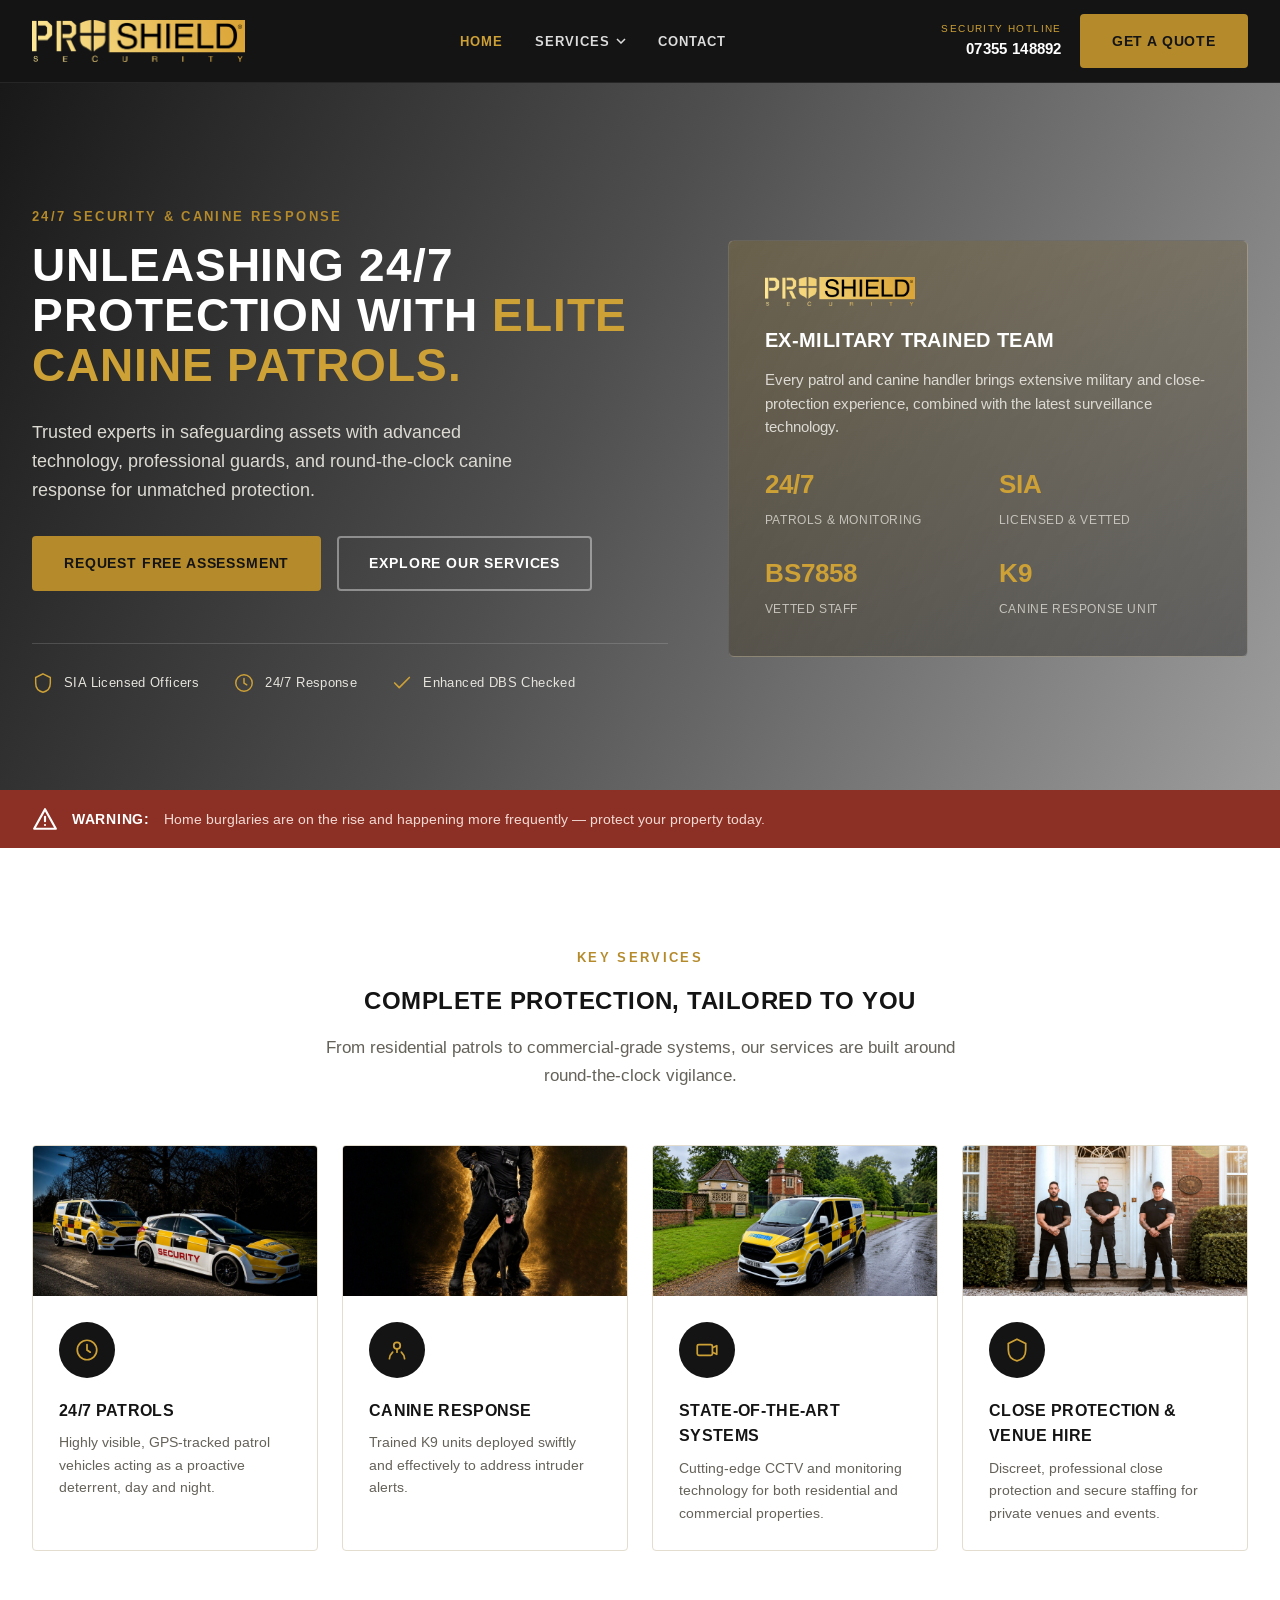
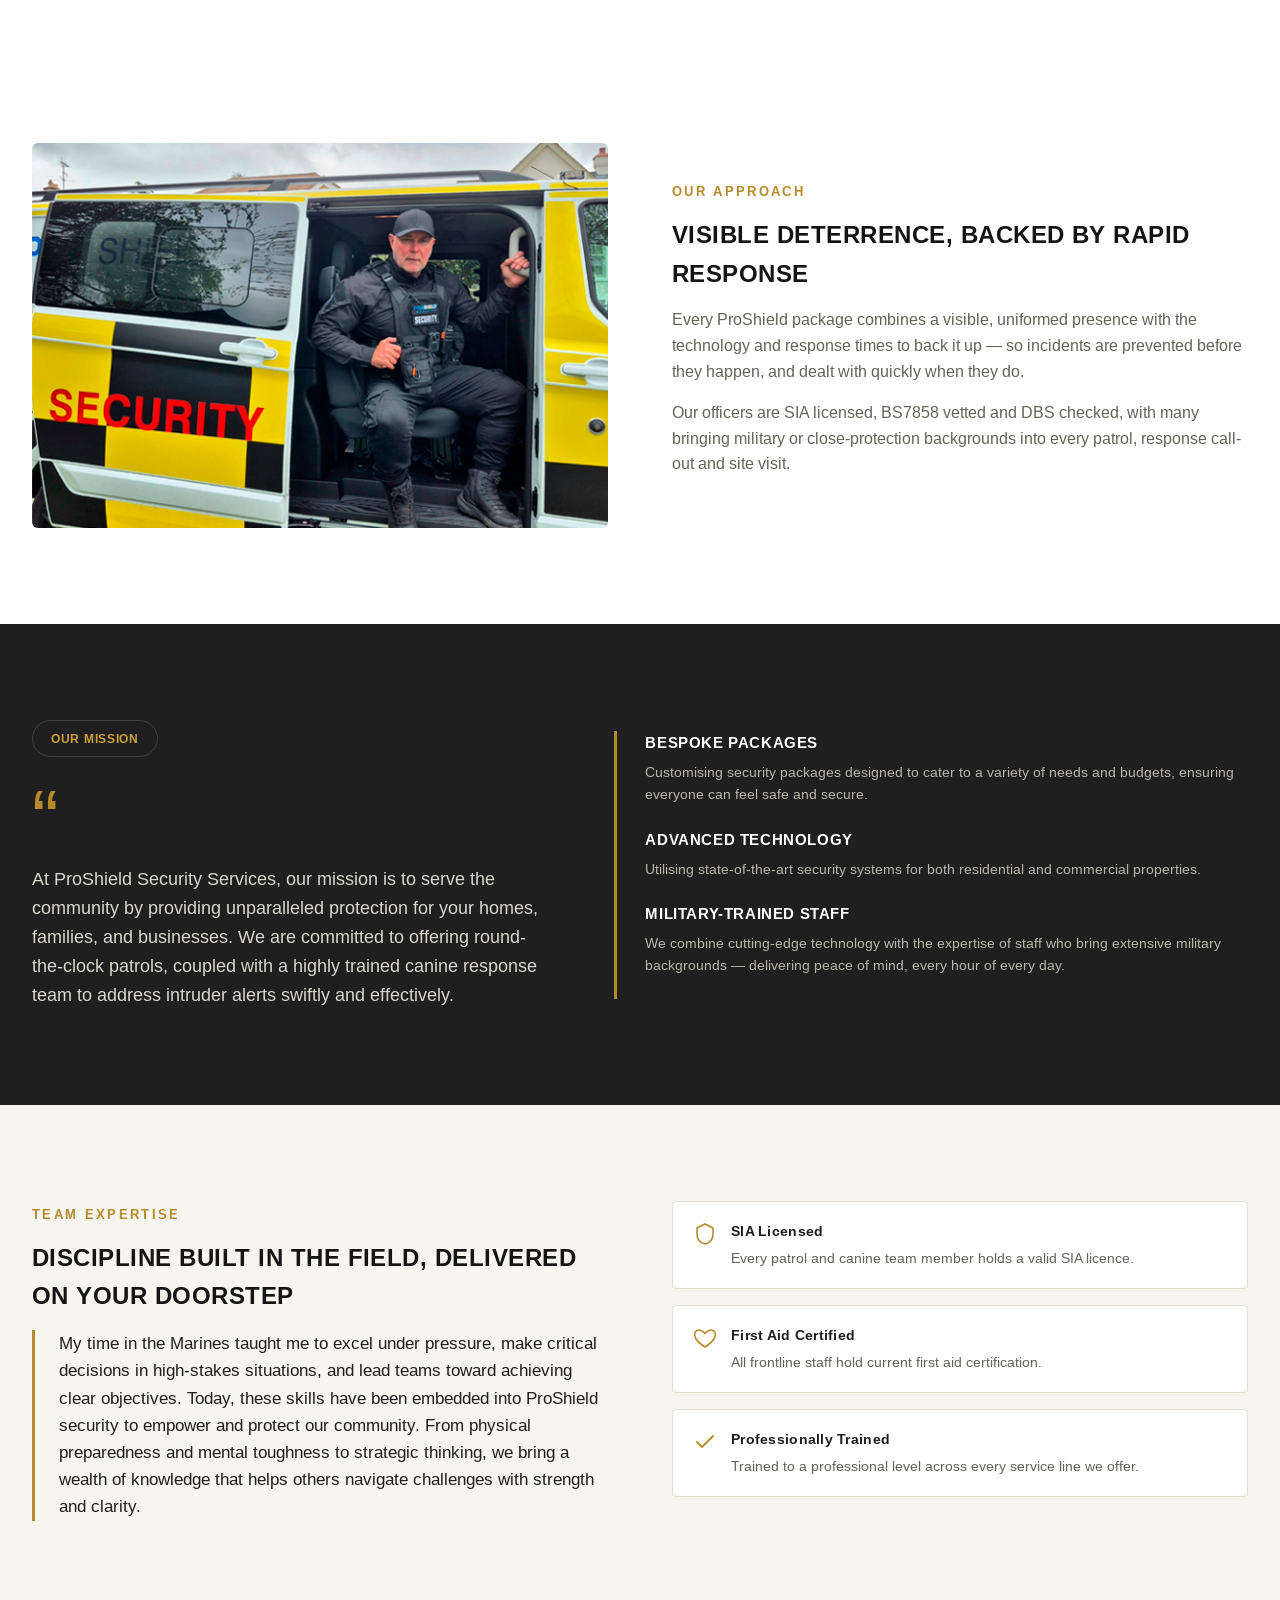
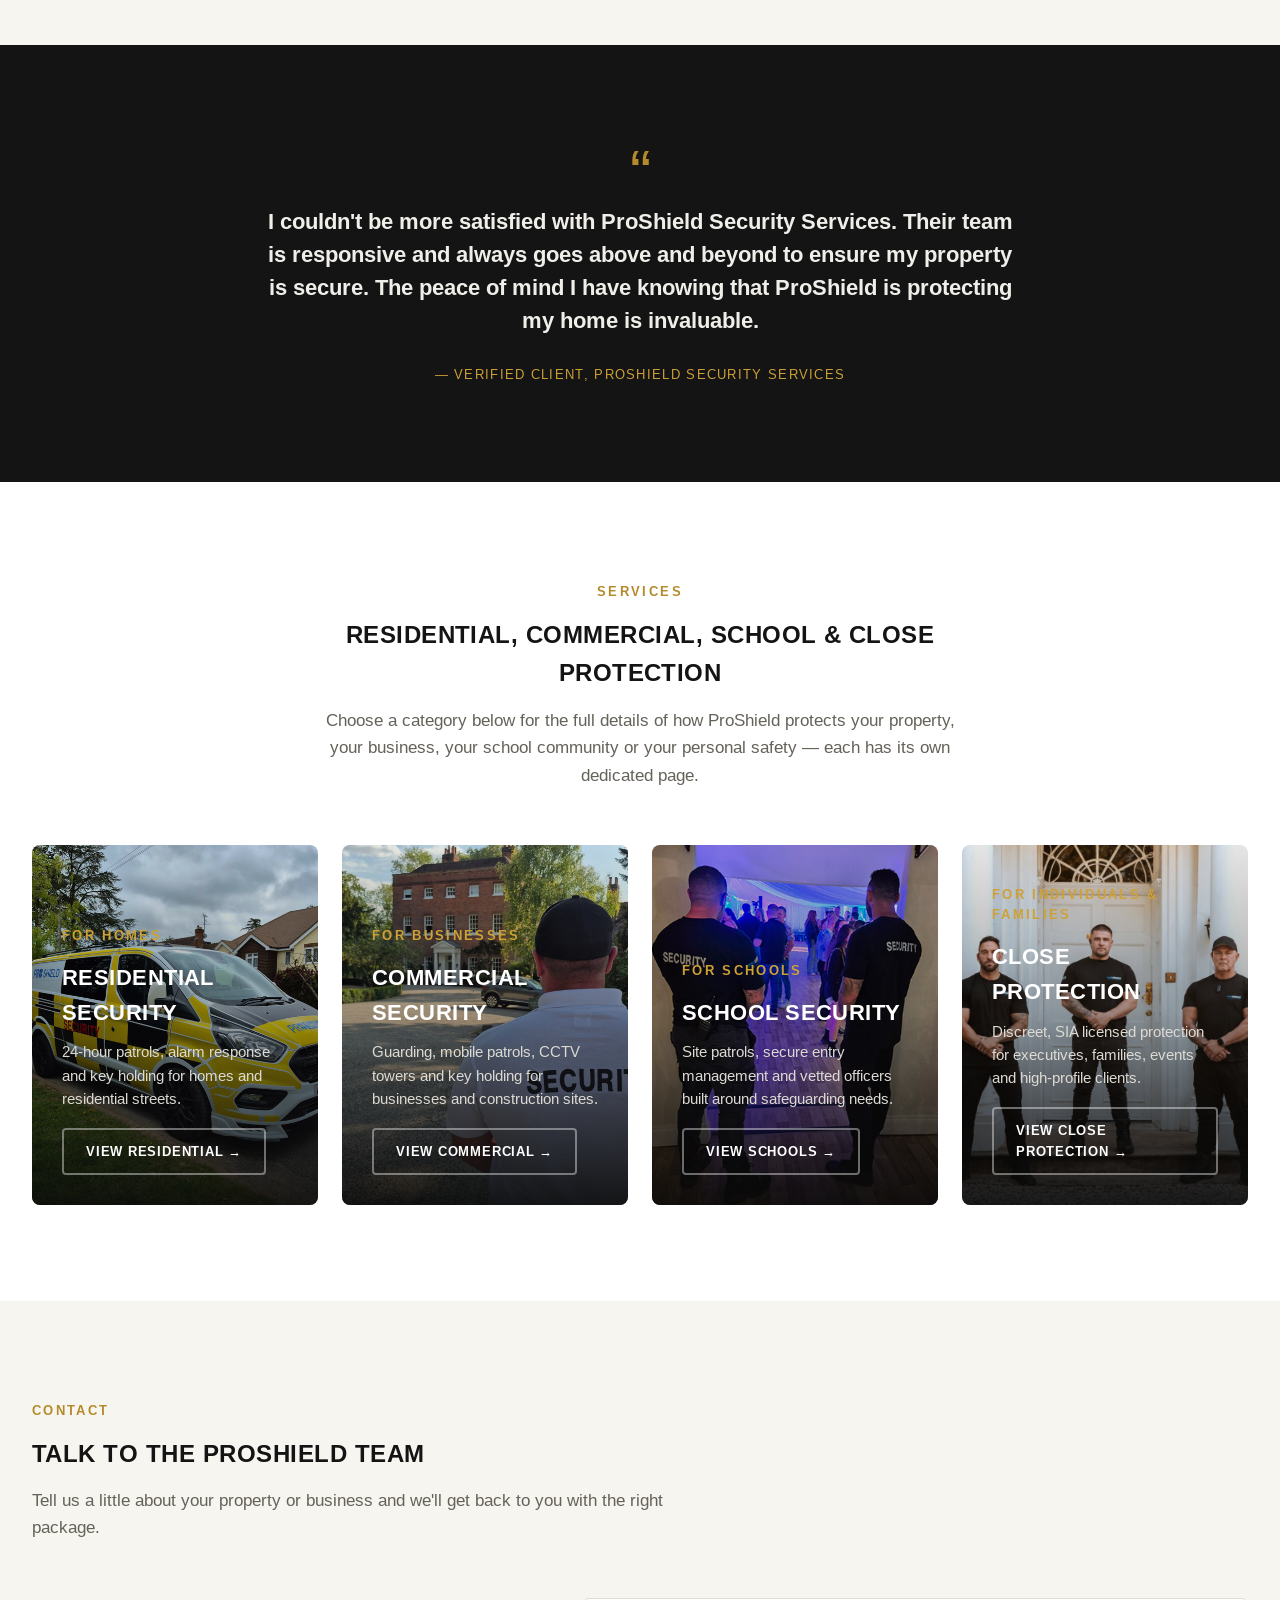
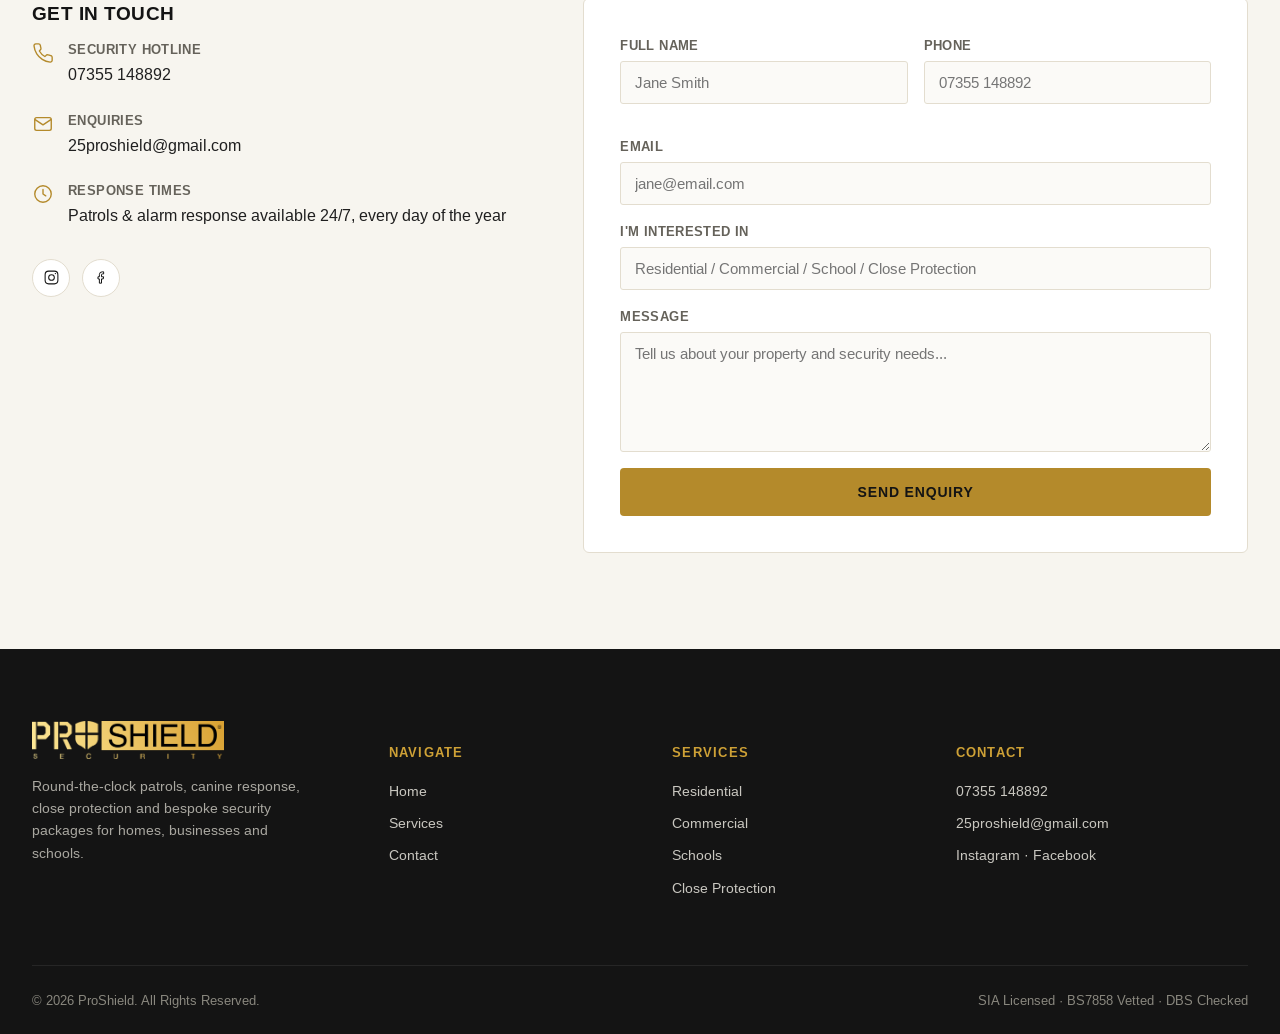
<file: index.html>
<!DOCTYPE html>
<html lang="en">
<head>
<meta charset="UTF-8">
<meta name="viewport" content="width=device-width, initial-scale=1.0">
<title>ProShield Security Services | 24/7 Residential, Commercial, School &amp; Close Protection</title>
<meta name="description" content="ProShield Security UK — 24/7 patrols, canine response and bespoke protection for homes, businesses, schools and high-profile clients, including SIA licensed close protection.">
<link rel="preconnect" href="https://fonts.googleapis.com">
<link rel="preconnect" href="https://fonts.gstatic.com" crossorigin>
<link href="https://fonts.googleapis.com/css2?family=Arimo:wght@400;500;600;700;800&amp;display=swap" rel="stylesheet">
<link rel="stylesheet" href="styles.css">
</head>
<body>

<!-- ============ HEADER ============ -->
<header>
  <div class="header-top">
    <a href="index.html#home" class="logo"><img src="assets/logo-proshield.png" alt="ProShield Security"></a>

    <nav class="mainnav" id="mainnav">
      <ul>
        <li><a href="index.html#home" class="active">Home</a></li>
        <li>
          <button type="button" aria-haspopup="true" aria-expanded="false" id="servicesToggle">Services
            <svg class="chevron" width="10" height="6" viewBox="0 0 10 6" fill="none"><path d="M1 1l4 4 4-4" stroke="currentColor" stroke-width="1.5"/></svg>
          </button>
          <div class="dropdown">
            <a href="residential.html">Residential</a>
            <a href="commercial.html">Commercial</a>
            <a href="schools.html">Schools</a>
            <a href="close-protection.html">Close Protection</a>
          </div>
        </li>
        <li><a href="index.html#contact">Contact</a></li>
      </ul>
    </nav>

    <div class="header-cta">
      <div class="hotline">
        <span>Security Hotline</span>
        <strong><a href="tel:07355148892">07355 148892</a></strong>
      </div>
      <a href="index.html#contact" class="btn btn-primary">Get a Quote</a>
      <button class="hamburger" id="hamburger" aria-label="Open menu" aria-controls="mainnav">
        <span></span><span></span><span></span>
      </button>
    </div>
  </div>
</header>

<!-- ============ HOME ============ -->
<section class="hero" id="home" style="--hero-img:url('https://cdn.shopify.com/s/files/1/0722/6356/5606/files/ps.png?v=1786732845');">
  <div class="wrap hero-grid">
    <div>
      <span class="eyebrow">24/7 Security &amp; Canine Response</span>
      <h1>Unleashing 24/7 Protection with <em>Elite Canine Patrols.</em></h1>
      <p class="lead">Trusted experts in safeguarding assets with advanced technology, professional guards, and round-the-clock canine response for unmatched protection.</p>
      <div class="hero-actions">
        <a href="#contact" class="btn btn-primary">Request Free Assessment</a>
        <a href="#services" class="btn btn-outline">Explore Our Services</a>
      </div>
      <div class="hero-trust">
        <div><svg viewBox="0 0 24 24" fill="none"><path d="M12 2l8 4v6c0 5.5-3.4 9-8 10-4.6-1-8-4.5-8-10V6l8-4z" stroke="currentColor" stroke-width="1.6"/></svg>SIA Licensed Officers</div>
        <div><svg viewBox="0 0 24 24" fill="none"><circle cx="12" cy="12" r="9" stroke="currentColor" stroke-width="1.6"/><path d="M12 7v5l3 2" stroke="currentColor" stroke-width="1.6" stroke-linecap="round"/></svg>24/7 Response</div>
        <div><svg viewBox="0 0 24 24" fill="none"><path d="M4 12l5 5L20 6" stroke="currentColor" stroke-width="1.8" stroke-linecap="round" stroke-linejoin="round"/></svg>Enhanced DBS Checked</div>
      </div>
    </div>

    <div class="hero-panel">
      <img class="mark-big" src="assets/logo-proshield.png" alt="" style="width:150px;height:auto;margin-bottom:18px;">
      <h3>Ex-Military Trained Team</h3>
      <p>Every patrol and canine handler brings extensive military and close-protection experience, combined with the latest surveillance technology.</p>
      <div class="hero-stats">
        <div><strong>24/7</strong><span>Patrols &amp; Monitoring</span></div>
        <div><strong>SIA</strong><span>Licensed &amp; Vetted</span></div>
        <div><strong>BS7858</strong><span>Vetted Staff</span></div>
        <div><strong>K9</strong><span>Canine Response Unit</span></div>
      </div>
    </div>
  </div>
</section>

<div class="alert-bar">
  <div class="wrap">
    <svg viewBox="0 0 24 24" fill="none"><path d="M12 3l10 18H2L12 3z" stroke="currentColor" stroke-width="2" stroke-linejoin="round"/><path d="M12 10v4" stroke="currentColor" stroke-width="2" stroke-linecap="round"/><circle cx="12" cy="17.5" r="1" fill="currentColor"/></svg>
    <strong>Warning:</strong>
    <span>Home burglaries are on the rise and happening more frequently &mdash; protect your property today.</span>
  </div>
</div>

<section>
  <div class="wrap">
    <div class="section-head center">
      <span class="eyebrow">Key Services</span>
      <h2>Complete protection, tailored to you</h2>
      <p>From residential patrols to commercial-grade systems, our services are built around round-the-clock vigilance.</p>
    </div>
    <div class="services-grid">
      <div class="service-card">
        <div class="thumb"><img src="assets/24-7.jpeg" alt="Patrol vehicle on a night shift" loading="lazy"></div>
        <div class="body">
          <div class="icon-circle"><svg viewBox="0 0 24 24" fill="none"><circle cx="12" cy="12" r="9" stroke="currentColor" stroke-width="1.6"/><path d="M12 7v5l3 2" stroke="currentColor" stroke-width="1.6" stroke-linecap="round"/></svg></div>
          <h4>24/7 Patrols</h4>
          <p>Highly visible, GPS-tracked patrol vehicles acting as a proactive deterrent, day and night.</p>
        </div>
      </div>
      <div class="service-card">
        <div class="thumb"><img src="assets/canine.jpeg" alt="Trained security K9 unit" loading="lazy"></div>
        <div class="body">
          <div class="icon-circle"><svg viewBox="0 0 24 24" fill="none"><path d="M5 20c0-3 2-5 3-6M19 20c0-3-2-5-3-6M9 8a3 3 0 106 0 3 3 0 00-6 0z" stroke="currentColor" stroke-width="1.6" stroke-linecap="round"/><path d="M12 11v3" stroke="currentColor" stroke-width="1.6" stroke-linecap="round"/></svg></div>
          <h4>Canine Response</h4>
          <p>Trained K9 units deployed swiftly and effectively to address intruder alerts.</p>
        </div>
      </div>
      <div class="service-card">
        <div class="thumb"><img src="assets/state of the arts.jpeg" alt="CCTV monitoring camera" loading="lazy"></div>
        <div class="body">
          <div class="icon-circle"><svg viewBox="0 0 24 24" fill="none"><rect x="3" y="7" width="14" height="10" rx="1.5" stroke="currentColor" stroke-width="1.6"/><path d="M17 10l4-2v8l-4-2" stroke="currentColor" stroke-width="1.6" stroke-linejoin="round"/></svg></div>
          <h4>State-of-the-Art Systems</h4>
          <p>Cutting-edge CCTV and monitoring technology for both residential and commercial properties.</p>
        </div>
      </div>
      <div class="service-card">
        <div class="thumb"><img src="assets/close protection.jpeg" alt="Close protection officer at a private event" loading="lazy"></div>
        <div class="body">
          <div class="icon-circle"><svg viewBox="0 0 24 24" fill="none"><path d="M12 2l8 4v6c0 5.5-3.4 9-8 10-4.6-1-8-4.5-8-10V6l8-4z" stroke="currentColor" stroke-width="1.6"/></svg></div>
          <h4>Close Protection &amp; Venue Hire</h4>
          <p>Discreet, professional close protection and secure staffing for private venues and events.</p>
        </div>
      </div>
    </div>
  </div>
</section>

<section>
  <div class="wrap imgtext">
    <div class="photo"><img src="assets/xxx.jpg" alt="ProShield officer on patrol" loading="lazy"></div>
    <div>
      <span class="eyebrow">Our Approach</span>
      <h2>Visible deterrence, backed by rapid response</h2>
      <p style="color:var(--text-muted);font-size:16px;">Every ProShield package combines a visible, uniformed presence with the technology and response times to back it up &mdash; so incidents are prevented before they happen, and dealt with quickly when they do.</p>
      <p style="color:var(--text-muted);font-size:16px;">Our officers are SIA licensed, BS7858 vetted and DBS checked, with many bringing military or close-protection backgrounds into every patrol, response call-out and site visit.</p>
    </div>
  </div>
</section>

<section class="mission">
  <div class="wrap mission-grid">
    <div>
      <span class="mission-badge">Our Mission</span>
      <div class="quote-mark">&ldquo;</div>
      <blockquote>At ProShield Security Services, our mission is to serve the community by providing unparalleled protection for your homes, families, and businesses. We are committed to offering round-the-clock patrols, coupled with a highly trained canine response team to address intruder alerts swiftly and effectively.</blockquote>
    </div>
    <div class="mission-side">
      <h4>Bespoke Packages</h4>
      <p>Customising security packages designed to cater to a variety of needs and budgets, ensuring everyone can feel safe and secure.</p>
      <h4>Advanced Technology</h4>
      <p>Utilising state-of-the-art security systems for both residential and commercial properties.</p>
      <h4>Military-Trained Staff</h4>
      <p>We combine cutting-edge technology with the expertise of staff who bring extensive military backgrounds &mdash; delivering peace of mind, every hour of every day.</p>
    </div>
  </div>
</section>

<section class="team">
  <div class="wrap team-grid">
    <div>
      <span class="eyebrow">Team Expertise</span>
      <h2>Discipline built in the field, delivered on your doorstep</h2>
      <blockquote>My time in the Marines taught me to excel under pressure, make critical decisions in high-stakes situations, and lead teams toward achieving clear objectives. Today, these skills have been embedded into ProShield security to empower and protect our community. From physical preparedness and mental toughness to strategic thinking, we bring a wealth of knowledge that helps others navigate challenges with strength and clarity.</blockquote>
    </div>
    <div class="credentials">
      <div class="cred-item">
        <svg viewBox="0 0 24 24" fill="none"><path d="M12 2l8 4v6c0 5.5-3.4 9-8 10-4.6-1-8-4.5-8-10V6l8-4z" stroke="currentColor" stroke-width="1.6"/></svg>
        <div><strong>SIA Licensed</strong><span>Every patrol and canine team member holds a valid SIA licence.</span></div>
      </div>
      <div class="cred-item">
        <svg viewBox="0 0 24 24" fill="none"><path d="M12 21s-7-4.4-9.5-9C.5 8 2 4 6 4c2.4 0 3.9 1.3 6 3.5C14.1 5.3 15.6 4 18 4c4 0 5.5 4 3.5 8-2.5 4.6-9.5 9-9.5 9z" stroke="currentColor" stroke-width="1.6"/></svg>
        <div><strong>First Aid Certified</strong><span>All frontline staff hold current first aid certification.</span></div>
      </div>
      <div class="cred-item">
        <svg viewBox="0 0 24 24" fill="none"><path d="M4 12l5 5L20 6" stroke="currentColor" stroke-width="1.8" stroke-linecap="round" stroke-linejoin="round"/></svg>
        <div><strong>Professionally Trained</strong><span>Trained to a professional level across every service line we offer.</span></div>
      </div>
    </div>
  </div>
</section>

<section class="testimonial">
  <div class="wrap">
    <div class="quote-mark">&ldquo;</div>
    <blockquote>I couldn't be more satisfied with ProShield Security Services. Their team is responsive and always goes above and beyond to ensure my property is secure. The peace of mind I have knowing that ProShield is protecting my home is invaluable.</blockquote>
    <cite>&mdash; Verified Client, ProShield Security Services</cite>
  </div>
</section>

<!-- ============ SERVICES HUB ============ -->
<section id="services">
  <div class="wrap">
    <div class="section-head center">
      <span class="eyebrow">Services</span>
      <h2>Residential, commercial, school &amp; close protection</h2>
      <p>Choose a category below for the full details of how ProShield protects your property, your business, your school community or your personal safety &mdash; each has its own dedicated page.</p>
    </div>
    <div class="hub-grid">
      <a class="hub-card" href="residential.html">
        <img src="assets/homesecurity.jpg" alt="Residential property at night" loading="lazy">
        <div class="hub-body">
          <span class="eyebrow">For Homes</span>
          <h3>Residential Security</h3>
          <p>24-hour patrols, alarm response and key holding for homes and residential streets.</p>
          <span class="btn btn-outline">View Residential &rarr;</span>
        </div>
      </a>
      <a class="hub-card" href="commercial.html">
        <img src="assets/sec-school.webp" alt="Commercial office building" loading="lazy">
        <div class="hub-body">
          <span class="eyebrow">For Businesses</span>
          <h3>Commercial Security</h3>
          <p>Guarding, mobile patrols, CCTV towers and key holding for businesses and construction sites.</p>
          <span class="btn btn-outline">View Commercial &rarr;</span>
        </div>
      </a>
      <a class="hub-card" href="schools.html">
        <img src="assets/xx_0002_com-1.jpg" alt="School campus building" loading="lazy">
        <div class="hub-body">
          <span class="eyebrow">For Schools</span>
          <h3>School Security</h3>
          <p>Site patrols, secure entry management and vetted officers built around safeguarding needs.</p>
          <span class="btn btn-outline">View Schools &rarr;</span>
        </div>
      </a>
      <a class="hub-card" href="close-protection.html">
        <img src="assets/close protection.jpeg" alt="Close protection officer at a private event" loading="lazy">
        <div class="hub-body">
          <span class="eyebrow">For Individuals &amp; Families</span>
          <h3>Close Protection</h3>
          <p>Discreet, SIA licensed protection for executives, families, events and high-profile clients.</p>
          <span class="btn btn-outline">View Close Protection &rarr;</span>
        </div>
      </a>
    </div>
  </div>
</section>

<!-- ============ CONTACT ============ -->
<section class="contact" id="contact">
  <div class="wrap">
    <div class="section-head">
      <span class="eyebrow">Contact</span>
      <h2>Talk to the ProShield team</h2>
      <p>Tell us a little about your property or business and we'll get back to you with the right package.</p>
    </div>

    <div class="contact-grid">
      <div class="contact-info">
        <h3>Get in touch</h3>
        <div class="contact-line">
          <svg viewBox="0 0 24 24" fill="none"><path d="M22 16.9v3a2 2 0 01-2.2 2 19.8 19.8 0 01-8.6-3 19.5 19.5 0 01-6-6 19.8 19.8 0 01-3-8.7A2 2 0 014.1 2h3a2 2 0 012 1.7c.1.9.3 1.8.6 2.7a2 2 0 01-.5 2.1L8 9.8a16 16 0 006 6l1.3-1.2a2 2 0 012.1-.5c.9.3 1.8.5 2.7.6a2 2 0 011.9 2.2z" stroke="currentColor" stroke-width="1.5" stroke-linejoin="round"/></svg>
          <div><strong>Security Hotline</strong><a href="tel:07355148892">07355 148892</a></div>
        </div>
        <div class="contact-line">
          <svg viewBox="0 0 24 24" fill="none"><rect x="3" y="5" width="18" height="14" rx="2" stroke="currentColor" stroke-width="1.5"/><path d="M3 7l9 6 9-6" stroke="currentColor" stroke-width="1.5" stroke-linejoin="round"/></svg>
          <div><strong>Enquiries</strong><a href="mailto:25proshield@gmail.com">25proshield@gmail.com</a></div>
        </div>
        <div class="contact-line">
          <svg viewBox="0 0 24 24" fill="none"><circle cx="12" cy="12" r="9" stroke="currentColor" stroke-width="1.5"/><path d="M12 7v5l3 2" stroke="currentColor" stroke-width="1.5" stroke-linecap="round"/></svg>
          <div><strong>Response Times</strong><span>Patrols &amp; alarm response available 24/7, every day of the year</span></div>
        </div>

        <!-- =====================================================
             REDES SOCIALES (sección Contact) - EDITA LOS LINKS AQUÍ
             Cambia solo el valor de href="..." de cada icono.
             Para añadir otra red, copia una línea <a ...>...</a> y cambia el href y el icono.
             (El footer tiene sus propios links más abajo: busca "footer-social")
             ===================================================== -->
        <div class="social-row">
          <!-- INSTAGRAM -->
          <a href="https://www.instagram.com/proshieldsecurityuk/" target="_blank" rel="noopener noreferrer" aria-label="Instagram"><svg viewBox="0 0 24 24" fill="none"><rect x="3" y="3" width="18" height="18" rx="5" stroke="currentColor" stroke-width="1.5"/><circle cx="12" cy="12" r="4" stroke="currentColor" stroke-width="1.5"/><circle cx="17.5" cy="6.5" r="1" fill="currentColor"/></svg></a>
          <!-- FACEBOOK (provisional: reemplazar por la página real del cliente) -->
          <a href="https://www.facebook.com/share/1Lbwgk6iov/" target="_blank" rel="noopener noreferrer" aria-label="Facebook"><svg viewBox="0 0 24 24" fill="none"><path d="M15 4h-2a4 4 0 00-4 4v3H7v3h2v6h3v-6h2.5l.5-3H12V8a1 1 0 011-1h2V4z" stroke="currentColor" stroke-width="1.4" stroke-linejoin="round"/></svg></a>
        </div>
      </div>

      <!-- FORMULARIO OPERATIVO (Web3Forms): main.js envía por fetch a https://api.web3forms.com/submit -->
      <form class="contact-form" id="contactForm" action="https://api.web3forms.com/submit" method="POST">
        <!-- Web3Forms: pega aquí tu Access Key (te llega por correo al registrar 25proshield@gmail.com) -->
        <input type="hidden" name="access_key" value="35227fc5-32f8-4b78-9dfc-61593a5d3b97">
        <input type="hidden" name="subject" value="New enquiry from the ProShield website">
        <input type="hidden" name="from_name" value="ProShield Website">
        <!-- Honeypot anti-spam: debe quedar sin marcar -->
        <input type="checkbox" name="botcheck" style="display:none" tabindex="-1" autocomplete="off">

        <div id="form-success">Thank you &mdash; your enquiry has been received. A member of the ProShield team will be in touch shortly.</div>
        <div class="form-row">
          <div class="field">
            <label for="name">Full name</label>
            <input type="text" id="name" name="name" required placeholder="Jane Smith">
          </div>
          <div class="field">
            <label for="phone">Phone</label>
            <input type="tel" id="phone" name="phone" placeholder="07355 148892">
          </div>
        </div>
        <div class="field">
          <label for="email">Email</label>
          <input type="email" id="email" name="email" required placeholder="jane@email.com">
        </div>
        <div class="field">
          <label for="service">I'm interested in</label>
          <input type="text" id="service" name="service" placeholder="Residential / Commercial / School / Close Protection">
        </div>
        <div class="field">
          <label for="message">Message</label>
          <textarea id="message" name="message" required placeholder="Tell us about your property and security needs..."></textarea>
        </div>
        <button type="submit" class="btn btn-primary" style="width:100%;justify-content:center;">Send Enquiry</button>
      </form>
    </div>
  </div>
</section>
<!-- ============ FOOTER ============ -->
<footer>
  <div class="wrap">
    <div class="footer-grid">
      <div>
        <div class="footer-logo"><img src="assets/logo-proshield.png" alt="ProShield Security"></div>
        <p class="blurb">Round-the-clock patrols, canine response, close protection and bespoke security packages for homes, businesses and schools.</p>
      </div>
      <div>
        <h5>Navigate</h5>
        <ul>
          <li><a href="index.html#home">Home</a></li>
          <li><a href="index.html#services">Services</a></li>
          <li><a href="index.html#contact">Contact</a></li>
        </ul>
      </div>
      <div>
        <h5>Services</h5>
        <ul>
          <li><a href="residential.html">Residential</a></li>
          <li><a href="commercial.html">Commercial</a></li>
          <li><a href="schools.html">Schools</a></li>
          <li><a href="close-protection.html">Close Protection</a></li>
        </ul>
      </div>
      <div>
        <h5>Contact</h5>
        <ul>
          <li><a href="tel:07355148892">07355 148892</a></li>
          <li><a href="mailto:25proshield@gmail.com">25proshield@gmail.com</a></li>
          <!-- REDES SOCIALES DEL FOOTER - EDITA LOS LINKS AQUÍ -->
          <li class="footer-social">
  <a href="https://www.instagram.com/proshieldsecurityuk/" target="_blank" rel="noopener noreferrer">Instagram</a> &middot;
  <a href="https://facebook.com" target="_blank" rel="noopener noreferrer">Facebook</a>
</li>
        </ul>
      </div>
    </div>
    <div class="footer-bottom">
      <span>&copy; 2026 ProShield. All Rights Reserved.</span>
      <span>SIA Licensed &middot; BS7858 Vetted &middot; DBS Checked</span>
    </div>
  </div>
</footer>

<script src="main.js"></script>
</body>
</html>
</file>
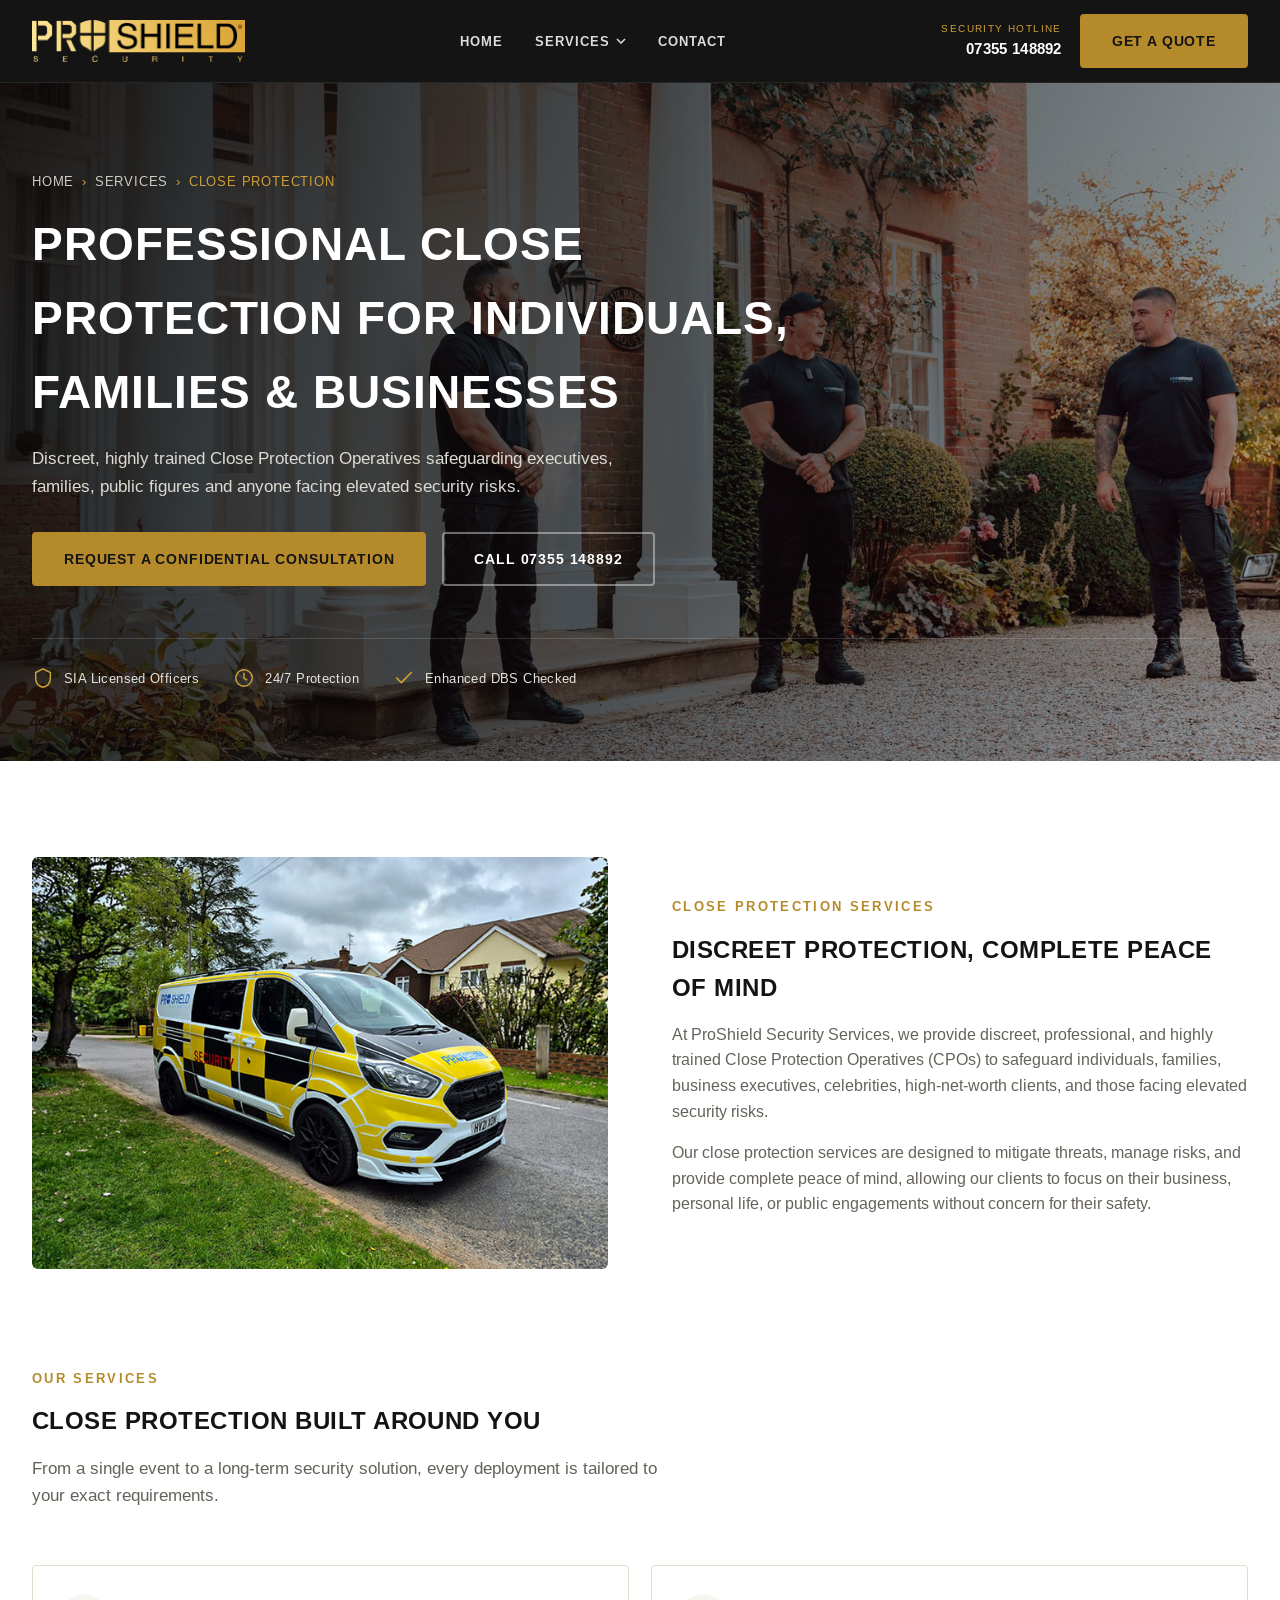
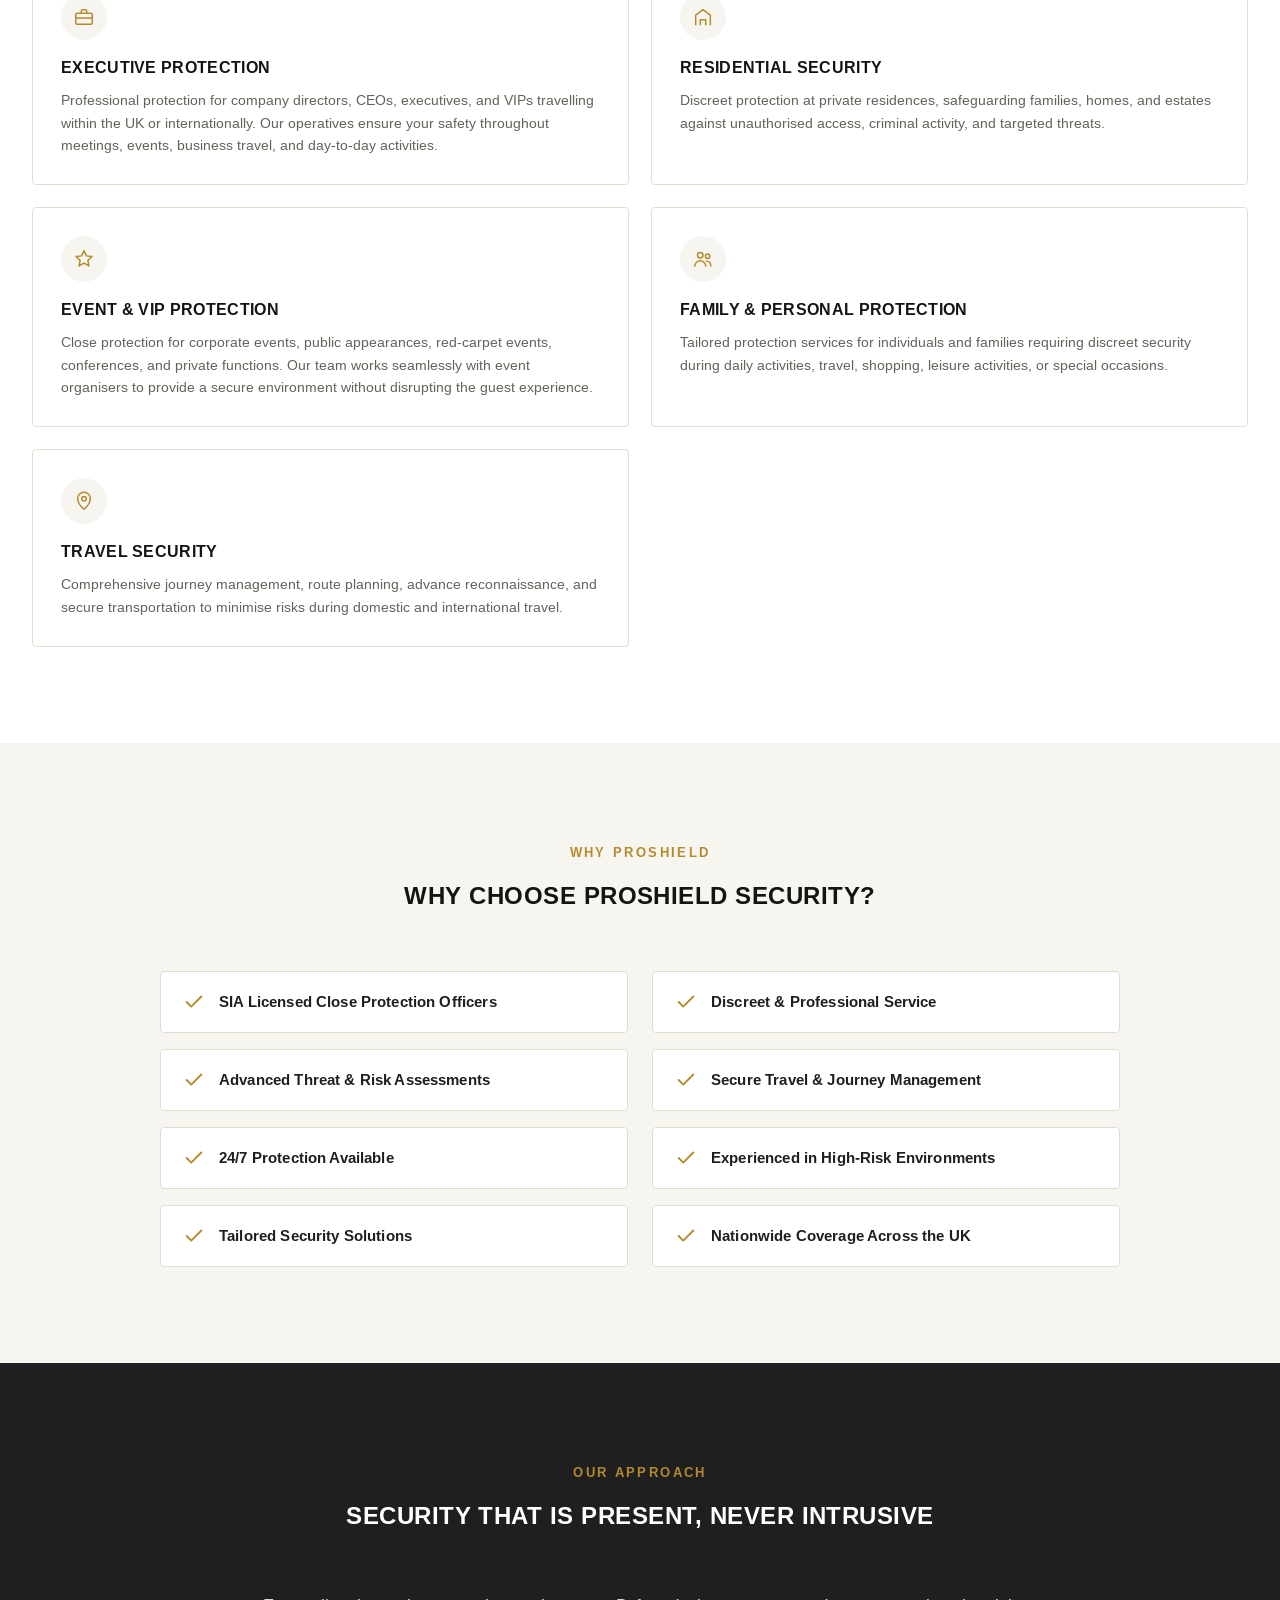
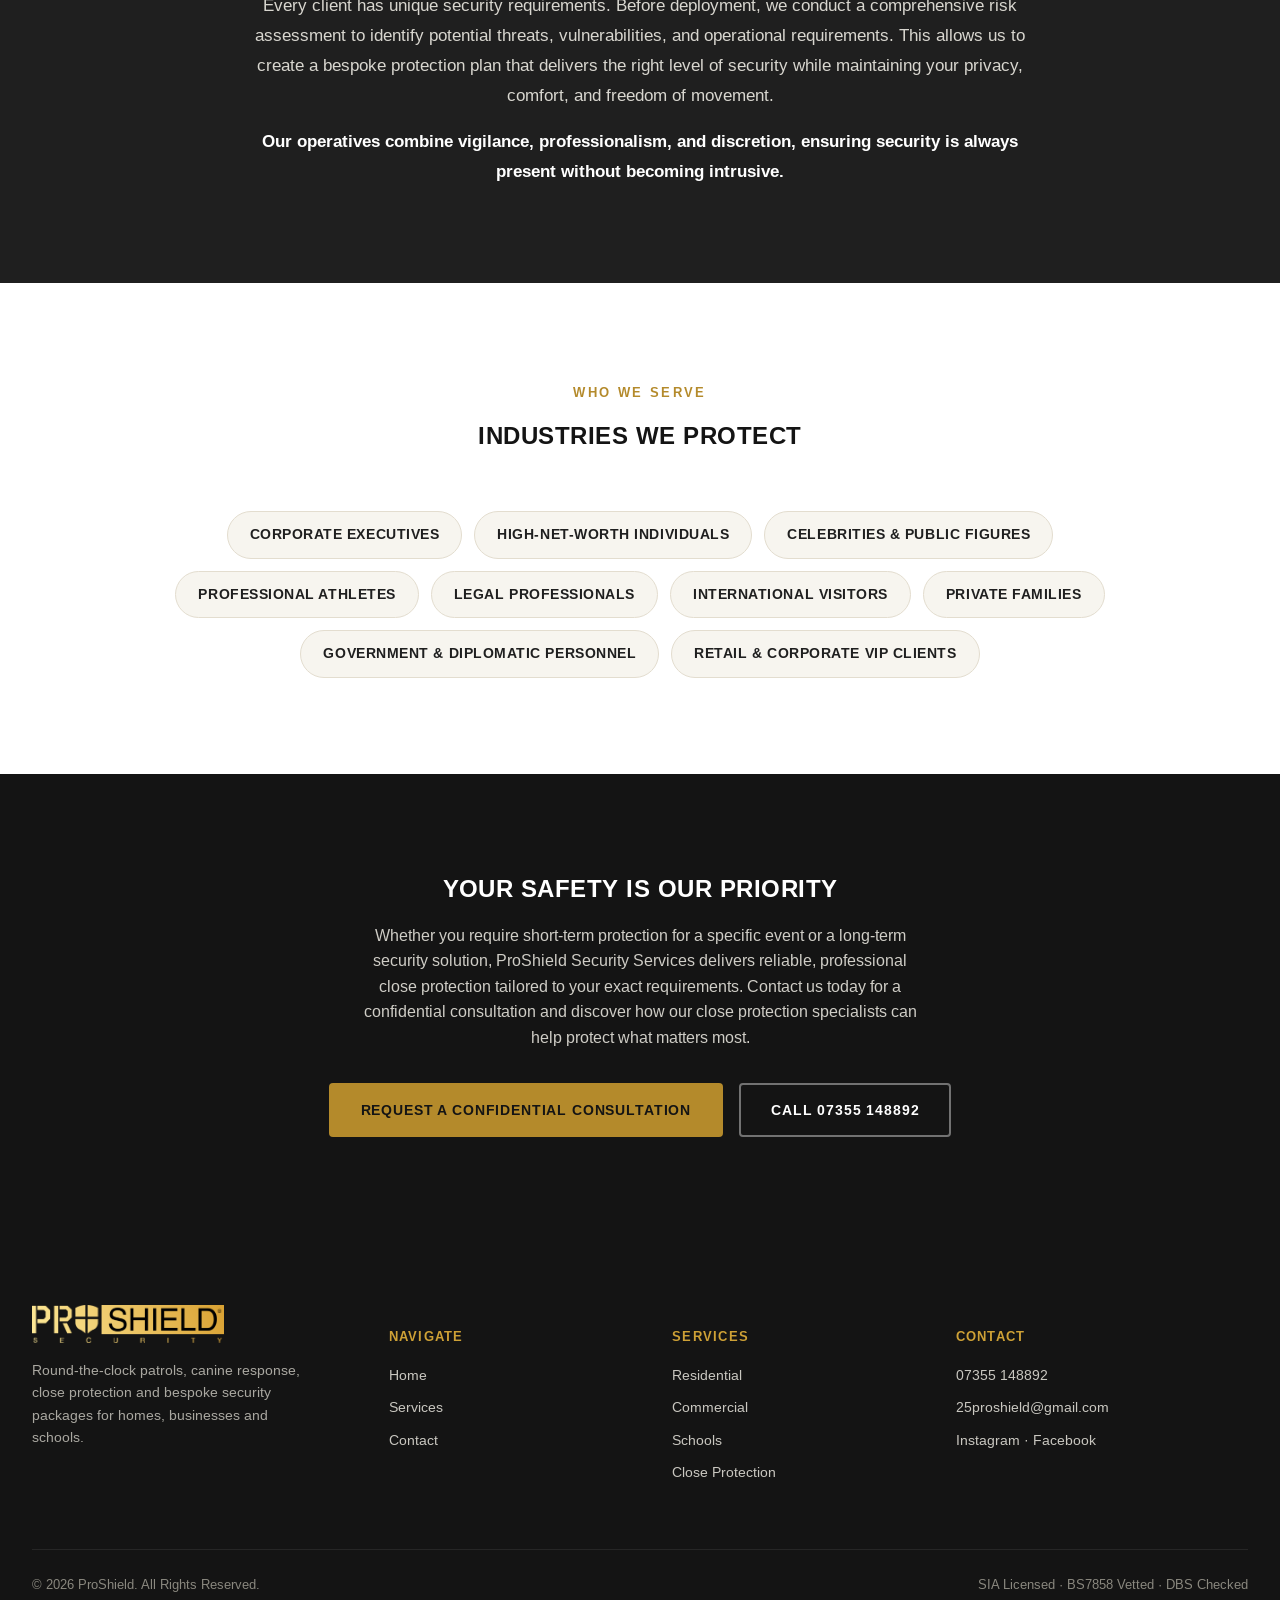
<file: close-protection.html>
<!DOCTYPE html>
<html lang="en">
<head>
<meta charset="UTF-8">
<meta name="viewport" content="width=device-width, initial-scale=1.0">
<title>Close Protection | ProShield Security Services</title>
<meta name="description" content="SIA licensed close protection for individuals, families and businesses: executive protection, residential security, event & VIP protection, family protection and travel security across the UK.">
<link rel="preconnect" href="https://fonts.googleapis.com">
<link rel="preconnect" href="https://fonts.gstatic.com" crossorigin>
<link href="https://fonts.googleapis.com/css2?family=Arimo:wght@400;500;600;700;800&amp;display=swap" rel="stylesheet">
<link rel="stylesheet" href="styles.css">
</head>
<body>
<!-- ============ HEADER ============ -->
<header>
  <div class="header-top">
    <a href="index.html#home" class="logo"><img src="assets/logo-proshield.png" alt="ProShield Security"></a>

    <nav class="mainnav" id="mainnav">
      <ul>
        <li><a href="index.html#home">Home</a></li>
        <li>
          <button type="button" aria-haspopup="true" aria-expanded="false" id="servicesToggle">Services
            <svg class="chevron" width="10" height="6" viewBox="0 0 10 6" fill="none"><path d="M1 1l4 4 4-4" stroke="currentColor" stroke-width="1.5"/></svg>
          </button>
          <div class="dropdown">
            <a href="residential.html">Residential</a>
            <a href="commercial.html">Commercial</a>
            <a href="schools.html">Schools</a>
            <a href="close-protection.html" class="active">Close Protection</a>
          </div>
        </li>
        <li><a href="index.html#contact">Contact</a></li>
      </ul>
    </nav>

    <div class="header-cta">
      <div class="hotline">
        <span>Security Hotline</span>
        <strong><a href="tel:07355148892">07355 148892</a></strong>
      </div>
      <a href="index.html#contact" class="btn btn-primary">Get a Quote</a>
      <button class="hamburger" id="hamburger" aria-label="Open menu" aria-controls="mainnav">
        <span></span><span></span><span></span>
      </button>
    </div>
  </div>
</header>

<!-- ============ PAGE HERO (imagen 1: banner) ============ -->
<section class="page-hero" style="--hero-img:url('assets/bnr-close-protection.jpg');">
  <div class="wrap">
    <div class="breadcrumb"><a href="index.html#home">Home</a> &rsaquo; <a href="index.html#services">Services</a> &rsaquo; <span>Close Protection</span></div>
    <h1>Professional Close Protection for Individuals, Families &amp; Businesses</h1>
    <p class="lead">Discreet, highly trained Close Protection Operatives safeguarding executives, families, public figures and anyone facing elevated security risks.</p>
    <div class="hero-actions">
      <a href="index.html#contact" class="btn btn-primary">Request a Confidential Consultation</a>
      <a href="tel:07355148892" class="btn btn-outline">Call 07355 148892</a>
    </div>
    <div class="hero-trust">
      <div><svg viewBox="0 0 24 24" fill="none"><path d="M12 2l8 4v6c0 5.5-3.4 9-8 10-4.6-1-8-4.5-8-10V6l8-4z" stroke="currentColor" stroke-width="1.6"/></svg>SIA Licensed Officers</div>
      <div><svg viewBox="0 0 24 24" fill="none"><circle cx="12" cy="12" r="9" stroke="currentColor" stroke-width="1.6"/><path d="M12 7v5l3 2" stroke="currentColor" stroke-width="1.6" stroke-linecap="round"/></svg>24/7 Protection</div>
      <div><svg viewBox="0 0 24 24" fill="none"><path d="M4 12l5 5L20 6" stroke="currentColor" stroke-width="1.8" stroke-linecap="round" stroke-linejoin="round"/></svg>Enhanced DBS Checked</div>
    </div>
  </div>
</section>

<!-- ============ INTRO (imagen 2: apoyo) ============ -->
<section>
  <div class="wrap imgtext">
    <div class="photo"><img src="assets/close-protection.jpg" alt="Close protection operative escorting a client" loading="lazy"></div>
    <div>
      <span class="eyebrow">Close Protection Services</span>
      <h2>Discreet protection, complete peace of mind</h2>
      <p style="color:var(--text-muted);font-size:16px;">At ProShield Security Services, we provide discreet, professional, and highly trained Close Protection Operatives (CPOs) to safeguard individuals, families, business executives, celebrities, high-net-worth clients, and those facing elevated security risks.</p>
      <p style="color:var(--text-muted);font-size:16px;">Our close protection services are designed to mitigate threats, manage risks, and provide complete peace of mind, allowing our clients to focus on their business, personal life, or public engagements without concern for their safety.</p>
    </div>
  </div>
</section>

<!-- ============ OUR SERVICES ============ -->
<section style="padding-top:0;">
  <div class="wrap">
    <div class="section-head">
      <span class="eyebrow">Our Services</span>
      <h2>Close protection built around you</h2>
      <p>From a single event to a long-term security solution, every deployment is tailored to your exact requirements.</p>
    </div>
    <div class="service-detail-grid">
      <div class="detail-card">
        <div class="icon-circle"><svg viewBox="0 0 24 24" fill="none"><rect x="3" y="8" width="18" height="12" rx="1.5" stroke="currentColor" stroke-width="1.6"/><path d="M9 8V5.5A1.5 1.5 0 0110.5 4h3A1.5 1.5 0 0115 5.5V8M3 13h18" stroke="currentColor" stroke-width="1.6" stroke-linecap="round"/></svg></div>
        <h4>Executive Protection</h4>
        <p>Professional protection for company directors, CEOs, executives, and VIPs travelling within the UK or internationally. Our operatives ensure your safety throughout meetings, events, business travel, and day-to-day activities.</p>
      </div>
      <div class="detail-card">
        <div class="icon-circle"><svg viewBox="0 0 24 24" fill="none"><path d="M4 21V10l8-6 8 6v11M9 21v-6h6v6" stroke="currentColor" stroke-width="1.6" stroke-linejoin="round"/></svg></div>
        <h4>Residential Security</h4>
        <p>Discreet protection at private residences, safeguarding families, homes, and estates against unauthorised access, criminal activity, and targeted threats.</p>
      </div>
      <div class="detail-card">
        <div class="icon-circle"><svg viewBox="0 0 24 24" fill="none"><path d="M12 3l2.6 5.6 6.1.7-4.5 4.2 1.2 6L12 16.5 6.6 19.5l1.2-6L3.3 9.3l6.1-.7L12 3z" stroke="currentColor" stroke-width="1.6" stroke-linejoin="round"/></svg></div>
        <h4>Event &amp; VIP Protection</h4>
        <p>Close protection for corporate events, public appearances, red-carpet events, conferences, and private functions. Our team works seamlessly with event organisers to provide a secure environment without disrupting the guest experience.</p>
      </div>
      <div class="detail-card">
        <div class="icon-circle"><svg viewBox="0 0 24 24" fill="none"><circle cx="9" cy="8" r="3" stroke="currentColor" stroke-width="1.6"/><circle cx="17" cy="9" r="2.4" stroke="currentColor" stroke-width="1.6"/><path d="M3 20c0-3.3 2.7-6 6-6s6 2.7 6 6M15.5 14.3c2.6.2 5 2 5 5.2" stroke="currentColor" stroke-width="1.6" stroke-linecap="round"/></svg></div>
        <h4>Family &amp; Personal Protection</h4>
        <p>Tailored protection services for individuals and families requiring discreet security during daily activities, travel, shopping, leisure activities, or special occasions.</p>
      </div>
      <div class="detail-card">
        <div class="icon-circle"><svg viewBox="0 0 24 24" fill="none"><path d="M12 21s7-6.1 7-11.5A7 7 0 005 9.5C5 14.9 12 21 12 21z" stroke="currentColor" stroke-width="1.6" stroke-linejoin="round"/><circle cx="12" cy="9.5" r="2.5" stroke="currentColor" stroke-width="1.6"/></svg></div>
        <h4>Travel Security</h4>
        <p>Comprehensive journey management, route planning, advance reconnaissance, and secure transportation to minimise risks during domestic and international travel.</p>
      </div>
    </div>
  </div>
</section>

<!-- ============ WHY CHOOSE ============ -->
<section style="background:var(--cream);">
  <div class="wrap">
    <div class="section-head center">
      <span class="eyebrow">Why ProShield</span>
      <h2>Why Choose ProShield Security?</h2>
    </div>
    <ul class="cp-checklist">
      <li><svg viewBox="0 0 24 24" fill="none"><path d="M4 12l5 5L20 6" stroke="currentColor" stroke-width="2" stroke-linecap="round" stroke-linejoin="round"/></svg>SIA Licensed Close Protection Officers</li>
      <li><svg viewBox="0 0 24 24" fill="none"><path d="M4 12l5 5L20 6" stroke="currentColor" stroke-width="2" stroke-linecap="round" stroke-linejoin="round"/></svg>Discreet &amp; Professional Service</li>
      <li><svg viewBox="0 0 24 24" fill="none"><path d="M4 12l5 5L20 6" stroke="currentColor" stroke-width="2" stroke-linecap="round" stroke-linejoin="round"/></svg>Advanced Threat &amp; Risk Assessments</li>
      <li><svg viewBox="0 0 24 24" fill="none"><path d="M4 12l5 5L20 6" stroke="currentColor" stroke-width="2" stroke-linecap="round" stroke-linejoin="round"/></svg>Secure Travel &amp; Journey Management</li>
      <li><svg viewBox="0 0 24 24" fill="none"><path d="M4 12l5 5L20 6" stroke="currentColor" stroke-width="2" stroke-linecap="round" stroke-linejoin="round"/></svg>24/7 Protection Available</li>
      <li><svg viewBox="0 0 24 24" fill="none"><path d="M4 12l5 5L20 6" stroke="currentColor" stroke-width="2" stroke-linecap="round" stroke-linejoin="round"/></svg>Experienced in High-Risk Environments</li>
      <li><svg viewBox="0 0 24 24" fill="none"><path d="M4 12l5 5L20 6" stroke="currentColor" stroke-width="2" stroke-linecap="round" stroke-linejoin="round"/></svg>Tailored Security Solutions</li>
      <li><svg viewBox="0 0 24 24" fill="none"><path d="M4 12l5 5L20 6" stroke="currentColor" stroke-width="2" stroke-linecap="round" stroke-linejoin="round"/></svg>Nationwide Coverage Across the UK</li>
    </ul>
  </div>
</section>

<!-- ============ OUR APPROACH ============ -->
<section class="cp-dark">
  <div class="wrap">
    <div class="section-head center">
      <span class="eyebrow">Our Approach</span>
      <h2>Security that is present, never intrusive</h2>
    </div>
    <div class="cp-approach">
      <p>Every client has unique security requirements. Before deployment, we conduct a comprehensive risk assessment to identify potential threats, vulnerabilities, and operational requirements. This allows us to create a bespoke protection plan that delivers the right level of security while maintaining your privacy, comfort, and freedom of movement.</p>
      <p>Our operatives combine vigilance, professionalism, and discretion, ensuring security is always present without becoming intrusive.</p>
    </div>
  </div>
</section>

<!-- ============ INDUSTRIES ============ -->
<section>
  <div class="wrap">
    <div class="section-head center">
      <span class="eyebrow">Who We Serve</span>
      <h2>Industries We Protect</h2>
    </div>
    <div class="cp-industries">
      <span>Corporate Executives</span>
      <span>High-Net-Worth Individuals</span>
      <span>Celebrities &amp; Public Figures</span>
      <span>Professional Athletes</span>
      <span>Legal Professionals</span>
      <span>International Visitors</span>
      <span>Private Families</span>
      <span>Government &amp; Diplomatic Personnel</span>
      <span>Retail &amp; Corporate VIP Clients</span>
    </div>
  </div>
</section>

<!-- ============ CTA ============ -->
<section class="cta-band">
  <div class="wrap">
    <h2>Your Safety Is Our Priority</h2>
    <p>Whether you require short-term protection for a specific event or a long-term security solution, ProShield Security Services delivers reliable, professional close protection tailored to your exact requirements. Contact us today for a confidential consultation and discover how our close protection specialists can help protect what matters most.</p>
    <div class="hero-actions">
      <a href="index.html#contact" class="btn btn-primary">Request a Confidential Consultation</a>
      <a href="tel:07355148892" class="btn btn-outline">Call 07355 148892</a>
    </div>
  </div>
</section>

<!-- ============ FOOTER ============ -->
<footer>
  <div class="wrap">
    <div class="footer-grid">
      <div>
        <div class="footer-logo"><img src="assets/logo-proshield.png" alt="ProShield Security"></div>
        <p class="blurb">Round-the-clock patrols, canine response, close protection and bespoke security packages for homes, businesses and schools.</p>
      </div>
      <div>
        <h5>Navigate</h5>
        <ul>
          <li><a href="index.html#home">Home</a></li>
          <li><a href="index.html#services">Services</a></li>
          <li><a href="index.html#contact">Contact</a></li>
        </ul>
      </div>
      <div>
        <h5>Services</h5>
        <ul>
          <li><a href="residential.html">Residential</a></li>
          <li><a href="commercial.html">Commercial</a></li>
          <li><a href="schools.html">Schools</a></li>
          <li><a href="close-protection.html">Close Protection</a></li>
        </ul>
      </div>
      <div>
        <h5>Contact</h5>
        <ul>
          <li><a href="tel:07355148892">07355 148892</a></li>
          <li><a href="mailto:25proshield@gmail.com">25proshield@gmail.com</a></li>
          <li><a href="https://www.instagram.com/proshieldsecurityuk/" target="_blank" rel="noopener noreferrer">Instagram</a> &middot; <a href="https://facebook.com" target="_blank" rel="noopener noreferrer">Facebook</a></li>
        </ul>
      </div>
    </div>
    <div class="footer-bottom">
      <span>&copy; 2026 ProShield. All Rights Reserved.</span>
      <span>SIA Licensed &middot; BS7858 Vetted &middot; DBS Checked</span>
    </div>
  </div>
</footer>

<script src="main.js"></script>
</body>
</html>
</file>
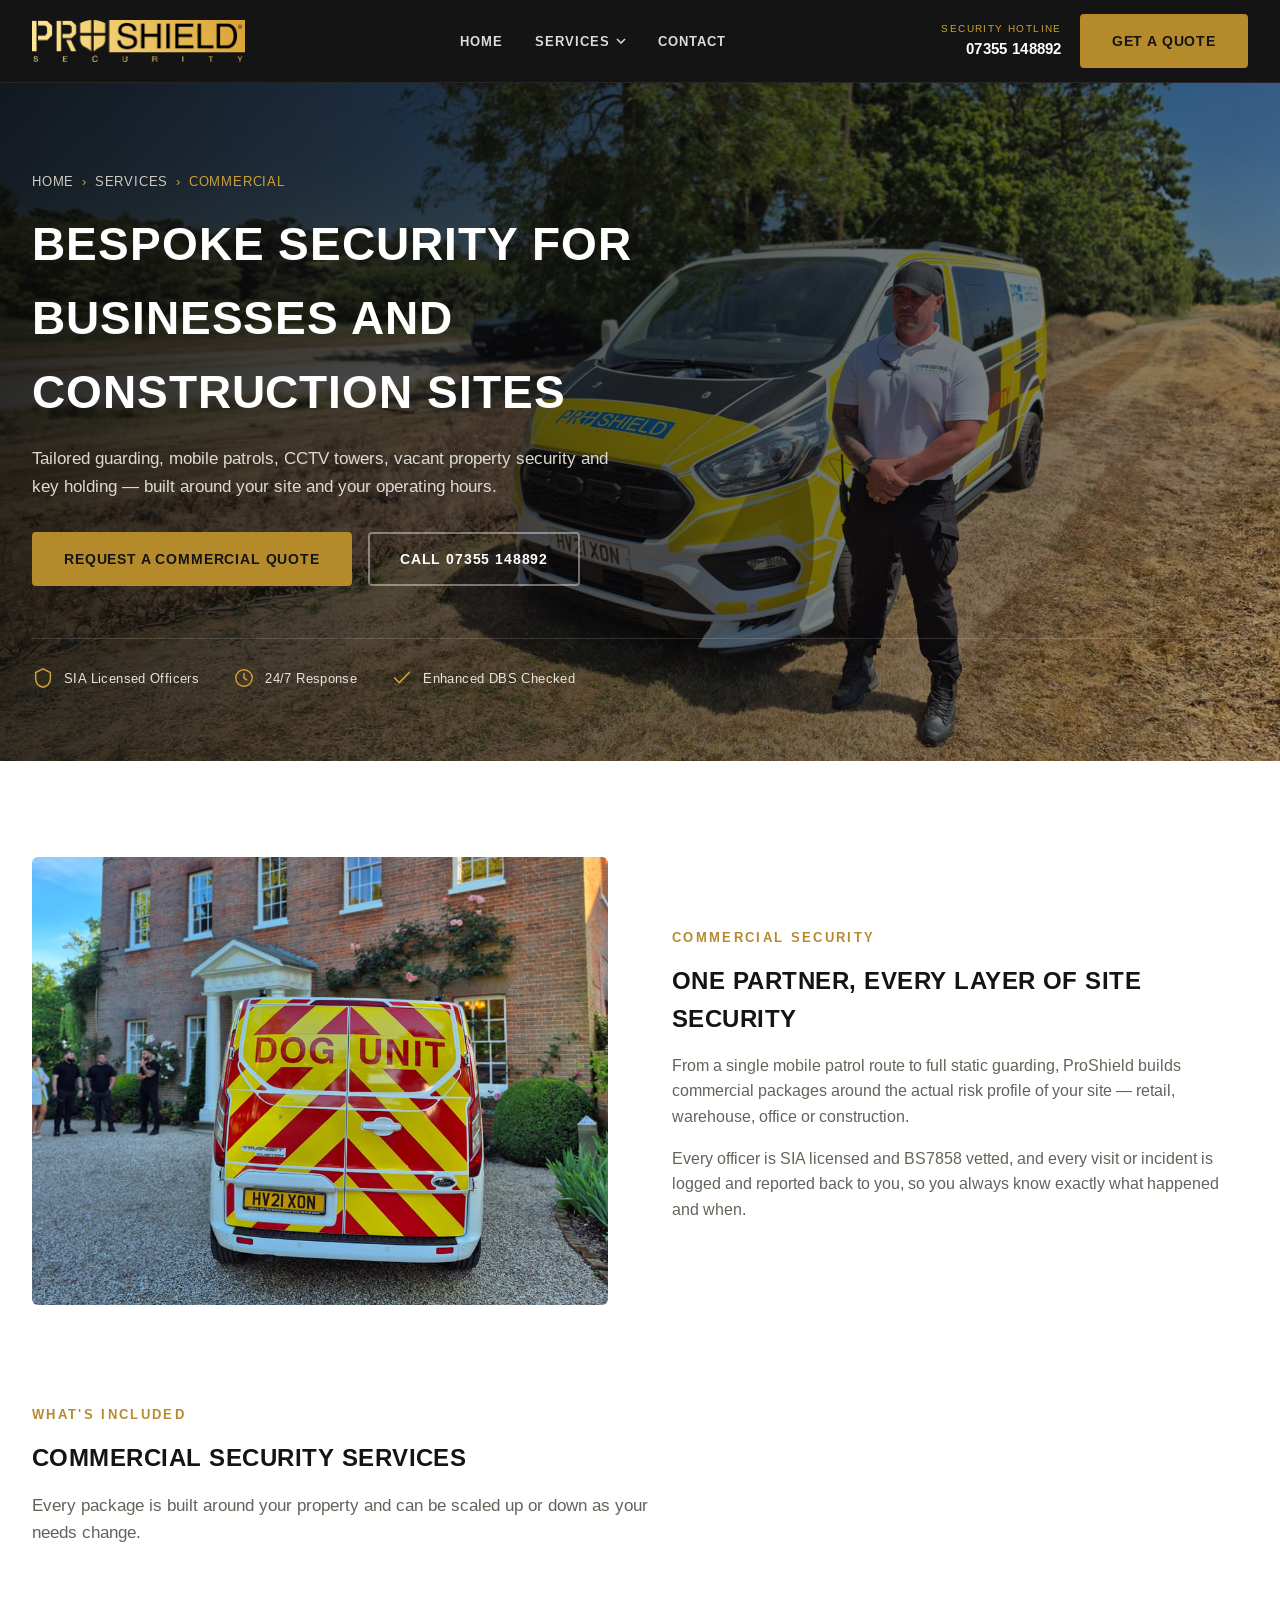
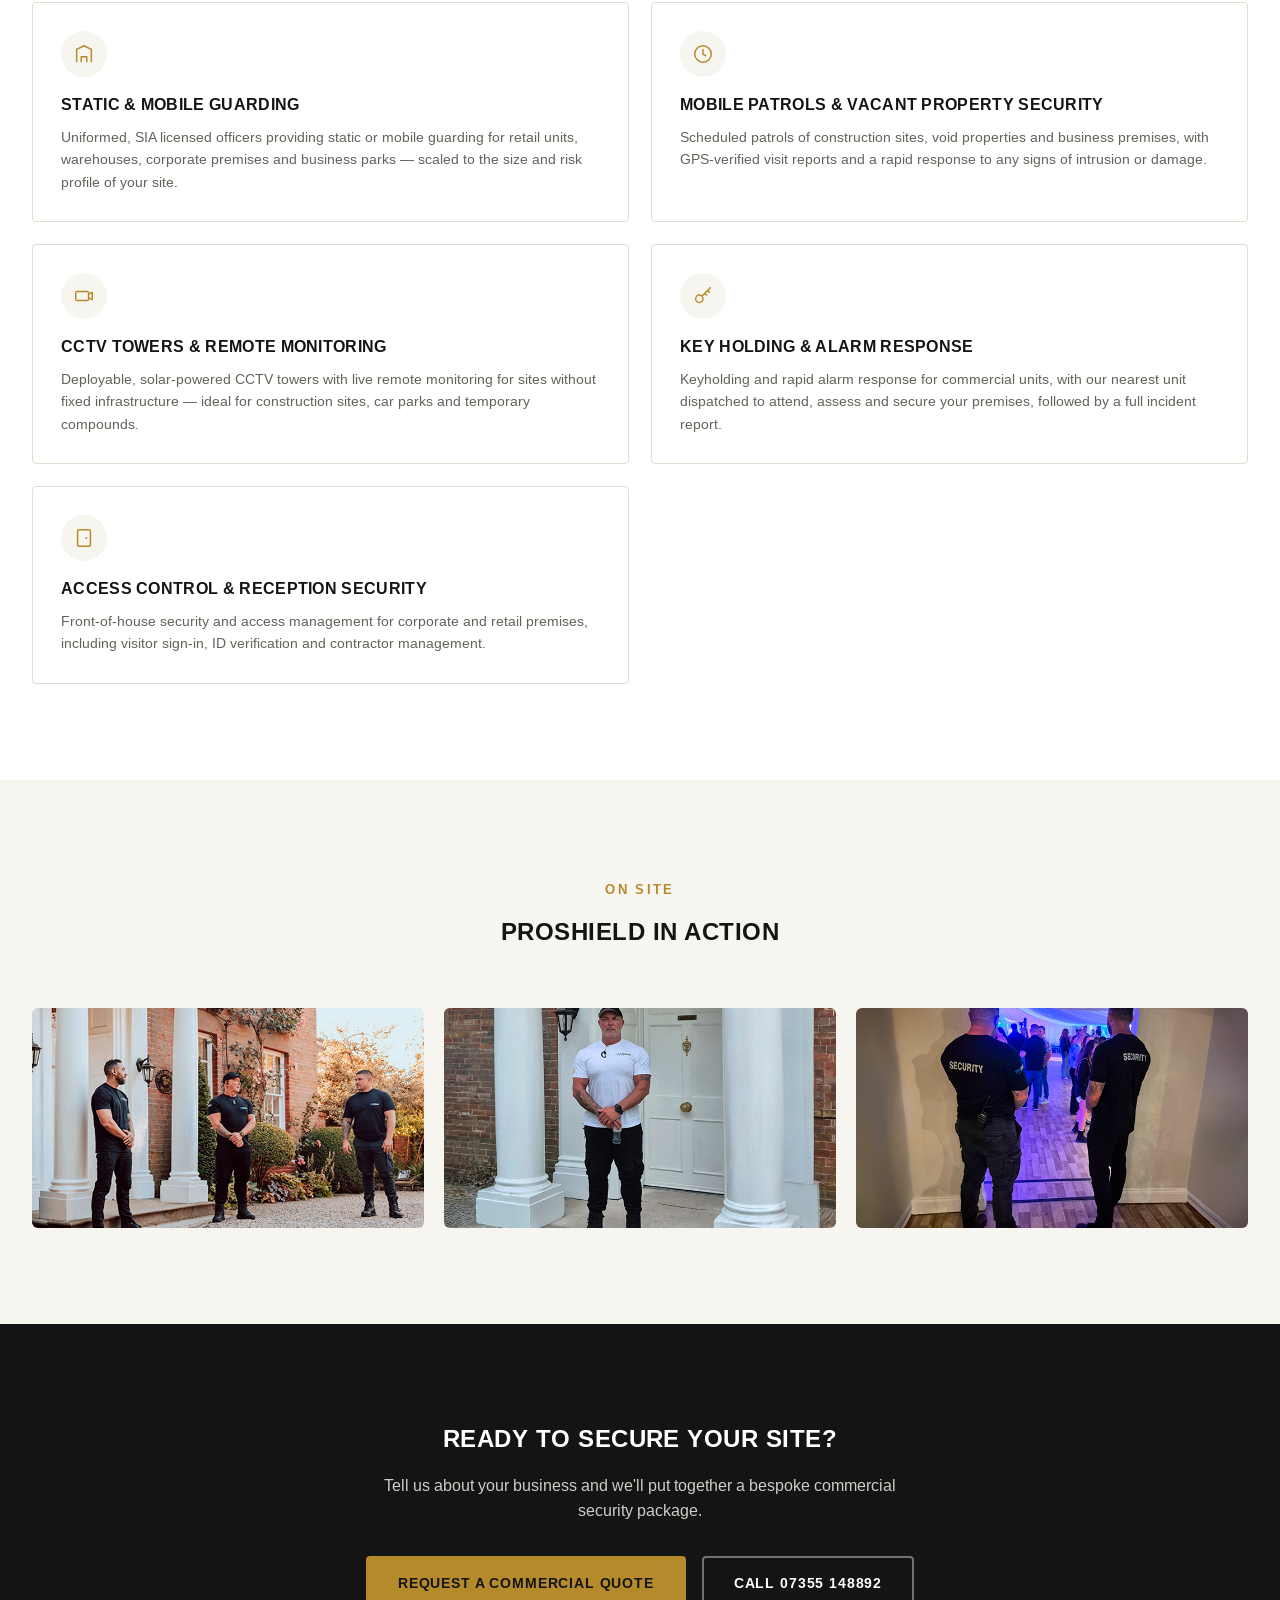
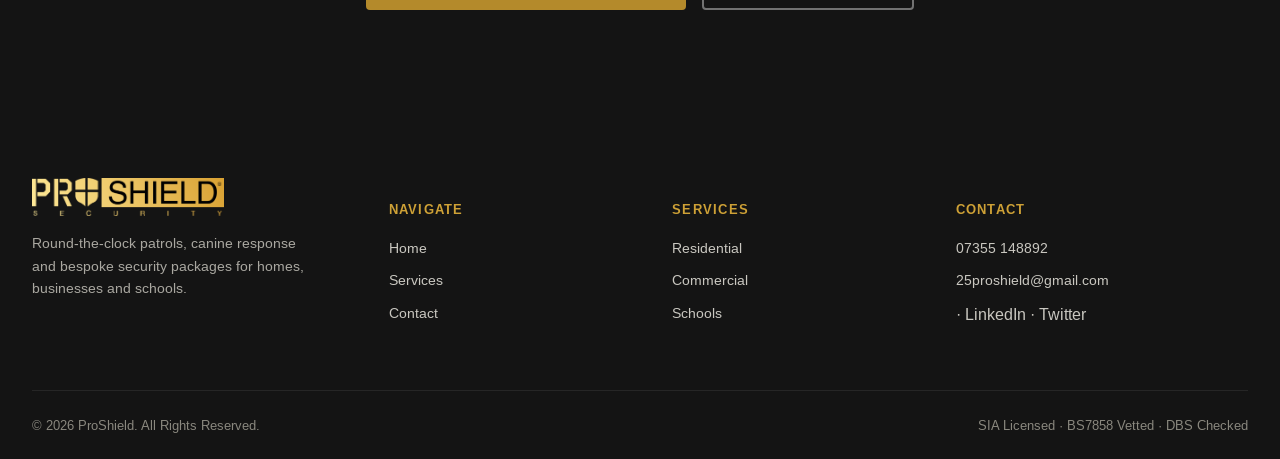
<file: commercial.html>
<!DOCTYPE html>
<html lang="en">
<head>
<meta charset="UTF-8">
<meta name="viewport" content="width=device-width, initial-scale=1.0">
<title>Commercial Security | ProShield Security Services</title>
<meta name="description" content="Guarding, mobile patrols, CCTV towers, vacant property security and key holding for businesses and construction sites.">
<link rel="preconnect" href="https://fonts.googleapis.com">
<link rel="preconnect" href="https://fonts.gstatic.com" crossorigin>
<link href="https://fonts.googleapis.com/css2?family=Arimo:wght@400;500;600;700;800&amp;display=swap" rel="stylesheet">
<link rel="stylesheet" href="styles.css">
</head>
<body>
<!-- ============ HEADER ============ -->
<header>
  <div class="header-top">
    <a href="index.html#home" class="logo"><img src="assets/logo-proshield.png" alt="ProShield Security"></a>

    <nav class="mainnav" id="mainnav">
      <ul>
        <li><a href="index.html#home">Home</a></li>
        <li>
          <button type="button" aria-haspopup="true" aria-expanded="false" id="servicesToggle">Services
            <svg class="chevron" width="10" height="6" viewBox="0 0 10 6" fill="none"><path d="M1 1l4 4 4-4" stroke="currentColor" stroke-width="1.5"/></svg>
          </button>
          <div class="dropdown">
            <a href="residential.html">Residential</a>
            <a href="commercial.html" class="active">Commercial</a>
            <a href="schools.html">Schools</a>
            <a href="close-protection.html" class="active">Close Protection</a>
          </div>
        </li>
        <li><a href="index.html#contact">Contact</a></li>
      </ul>
    </nav>

    <div class="header-cta">
      <div class="hotline">
        <span>Security Hotline</span>
        <strong><a href="tel:07355148892">07355 148892</a></strong>
      </div>
      <a href="index.html#contact" class="btn btn-primary">Get a Quote</a>
      <button class="hamburger" id="hamburger" aria-label="Open menu" aria-controls="mainnav">
        <span></span><span></span><span></span>
      </button>
    </div>
  </div>
</header>

<!-- ============ PAGE HERO ============ -->
<section class="page-hero" style="--hero-img:url('assets/bnr-res.jpg');">
  <div class="wrap">
    <div class="breadcrumb"><a href="index.html#home">Home</a> &rsaquo; <a href="index.html#services">Services</a> &rsaquo; <span>Commercial</span></div>
    <h1>Bespoke security for businesses and construction sites</h1>
    <p class="lead">Tailored guarding, mobile patrols, CCTV towers, vacant property security and key holding &mdash; built around your site and your operating hours.</p>
    <div class="hero-actions">
      <a href="index.html#contact" class="btn btn-primary">Request a Commercial Quote</a>
      <a href="tel:07355148892" class="btn btn-outline">Call 07355 148892</a>
    </div>
      <div class="hero-trust">
        <div><svg viewBox="0 0 24 24" fill="none"><path d="M12 2l8 4v6c0 5.5-3.4 9-8 10-4.6-1-8-4.5-8-10V6l8-4z" stroke="currentColor" stroke-width="1.6"/></svg>SIA Licensed Officers</div>
        <div><svg viewBox="0 0 24 24" fill="none"><circle cx="12" cy="12" r="9" stroke="currentColor" stroke-width="1.6"/><path d="M12 7v5l3 2" stroke="currentColor" stroke-width="1.6" stroke-linecap="round"/></svg>24/7 Response</div>
        <div><svg viewBox="0 0 24 24" fill="none"><path d="M4 12l5 5L20 6" stroke="currentColor" stroke-width="1.8" stroke-linecap="round" stroke-linejoin="round"/></svg>Enhanced DBS Checked</div>
      </div>
  </div>
</section>

<section>
  <div class="wrap imgtext">
    <div class="photo"><img src="assets/dog-unit.jpg" alt="Commercial security overview" loading="lazy"></div>
    <div>
      <span class="eyebrow">Commercial Security</span>
      <h2>One partner, every layer of site security</h2>
      <p style="color:var(--text-muted);font-size:16px;">From a single mobile patrol route to full static guarding, ProShield builds commercial packages around the actual risk profile of your site &mdash; retail, warehouse, office or construction.</p>
      <p style="color:var(--text-muted);font-size:16px;">Every officer is SIA licensed and BS7858 vetted, and every visit or incident is logged and reported back to you, so you always know exactly what happened and when.</p>
    </div>
  </div>
</section>

<section style="padding-top:0;">
  <div class="wrap">
    <div class="section-head">
      <span class="eyebrow">What's Included</span>
      <h2>Commercial security services</h2>
      <p>Every package is built around your property and can be scaled up or down as your needs change.</p>
    </div>
    <div class="service-detail-grid">
        <div class="detail-card">
          <div class="icon-circle"><svg viewBox="0 0 24 24" fill="none"><path d="M4 21V7l8-4 8 4v14M9 21v-6h6v6" stroke="currentColor" stroke-width="1.6" stroke-linejoin="round"/></svg></div>
          <h4>Static &amp; Mobile Guarding</h4>
          <p>Uniformed, SIA licensed officers providing static or mobile guarding for retail units, warehouses, corporate premises and business parks &mdash; scaled to the size and risk profile of your site.</p>
        </div>
        <div class="detail-card">
          <div class="icon-circle"><svg viewBox="0 0 24 24" fill="none"><circle cx="12" cy="12" r="9" stroke="currentColor" stroke-width="1.6"/><path d="M12 7v5l3 2" stroke="currentColor" stroke-width="1.6" stroke-linecap="round"/></svg></div>
          <h4>Mobile Patrols &amp; Vacant Property Security</h4>
          <p>Scheduled patrols of construction sites, void properties and business premises, with GPS-verified visit reports and a rapid response to any signs of intrusion or damage.</p>
        </div>
        <div class="detail-card">
          <div class="icon-circle"><svg viewBox="0 0 24 24" fill="none"><rect x="3" y="7" width="14" height="10" rx="1.5" stroke="currentColor" stroke-width="1.6"/><path d="M17 10l4-2v8l-4-2" stroke="currentColor" stroke-width="1.6" stroke-linejoin="round"/></svg></div>
          <h4>CCTV Towers &amp; Remote Monitoring</h4>
          <p>Deployable, solar-powered CCTV towers with live remote monitoring for sites without fixed infrastructure &mdash; ideal for construction sites, car parks and temporary compounds.</p>
        </div>
        <div class="detail-card">
          <div class="icon-circle"><svg viewBox="0 0 24 24" fill="none"><circle cx="8" cy="15" r="4" stroke="currentColor" stroke-width="1.6"/><path d="M11 12l9-9M17 6l2 2M14 9l2 2" stroke="currentColor" stroke-width="1.6" stroke-linecap="round"/></svg></div>
          <h4>Key Holding &amp; Alarm Response</h4>
          <p>Keyholding and rapid alarm response for commercial units, with our nearest unit dispatched to attend, assess and secure your premises, followed by a full incident report.</p>
        </div>
        <div class="detail-card">
          <div class="icon-circle"><svg viewBox="0 0 24 24" fill="none"><rect x="5" y="3" width="14" height="18" rx="1.5" stroke="currentColor" stroke-width="1.6"/><circle cx="14.5" cy="12" r="1" fill="currentColor"/></svg></div>
          <h4>Access Control &amp; Reception Security</h4>
          <p>Front-of-house security and access management for corporate and retail premises, including visitor sign-in, ID verification and contractor management.</p>
        </div>
    </div>
  </div>
</section>

<section style="background:var(--cream);">
  <div class="wrap">
    <div class="section-head center">
      <span class="eyebrow">On Site</span>
      <h2>ProShield in action</h2>
    </div>
    <div class="gallery-strip">
      <div class="photo"><img src="assets/xx_0000_com-3.jpg" alt="Commercial office reception" loading="lazy"></div>
      <div class="photo"><img src="assets/xx_0001_com-2.jpg" alt="Construction site security patrol" loading="lazy"></div>
      <div class="photo"><img src="assets/xx_0002_com-1.jpg" alt="CCTV remote monitoring room" loading="lazy"></div>
    </div>
  </div>
</section>

<section class="cta-band">
  <div class="wrap">
    <h2>Ready to secure your site?</h2>
    <p>Tell us about your business and we'll put together a bespoke commercial security package.</p>
    <div class="hero-actions">
      <a href="index.html#contact" class="btn btn-primary">Request a Commercial Quote</a>
      <a href="tel:07355148892" class="btn btn-outline">Call 07355 148892</a>
    </div>
  </div>
</section>
<!-- ============ FOOTER ============ -->
<footer>
  <div class="wrap">
    <div class="footer-grid">
      <div>
        <div class="footer-logo"><img src="assets/logo-proshield.png" alt="ProShield Security"></div>
        <p class="blurb">Round-the-clock patrols, canine response and bespoke security packages for homes, businesses and schools.</p>
      </div>
      <div>
        <h5>Navigate</h5>
        <ul>
          <li><a href="index.html#home">Home</a></li>
          <li><a href="index.html#services">Services</a></li>
          <li><a href="index.html#contact">Contact</a></li>
        </ul>
      </div>
      <div>
        <h5>Services</h5>
        <ul>
          <li><a href="residential.html">Residential</a></li>
          <li><a href="commercial.html">Commercial</a></li>
          <li><a href="schools.html">Schools</a></li>
        </ul>
      </div>
      <div>
        <h5>Contact</h5>
        <ul>
          <li><a href="tel:07355148892">07355 148892</a></li>
          <li><a href="mailto:25proshield@gmail.com">25proshield@gmail.com</a></li>
           &middot; <a href="URL_LINKEDIN" target="_blank" rel="noopener noreferrer">LinkedIn</a>
  &middot; <a href="URL_TWITTER" target="_blank" rel="noopener noreferrer">Twitter</a>
        </ul>
      </div>
    </div>
    <div class="footer-bottom">
      <span>&copy; 2026 ProShield. All Rights Reserved.</span>
      <span>SIA Licensed &middot; BS7858 Vetted &middot; DBS Checked</span>
    </div>
  </div>
</footer>

<script src="main.js"></script>
</body>
</html>
</file>
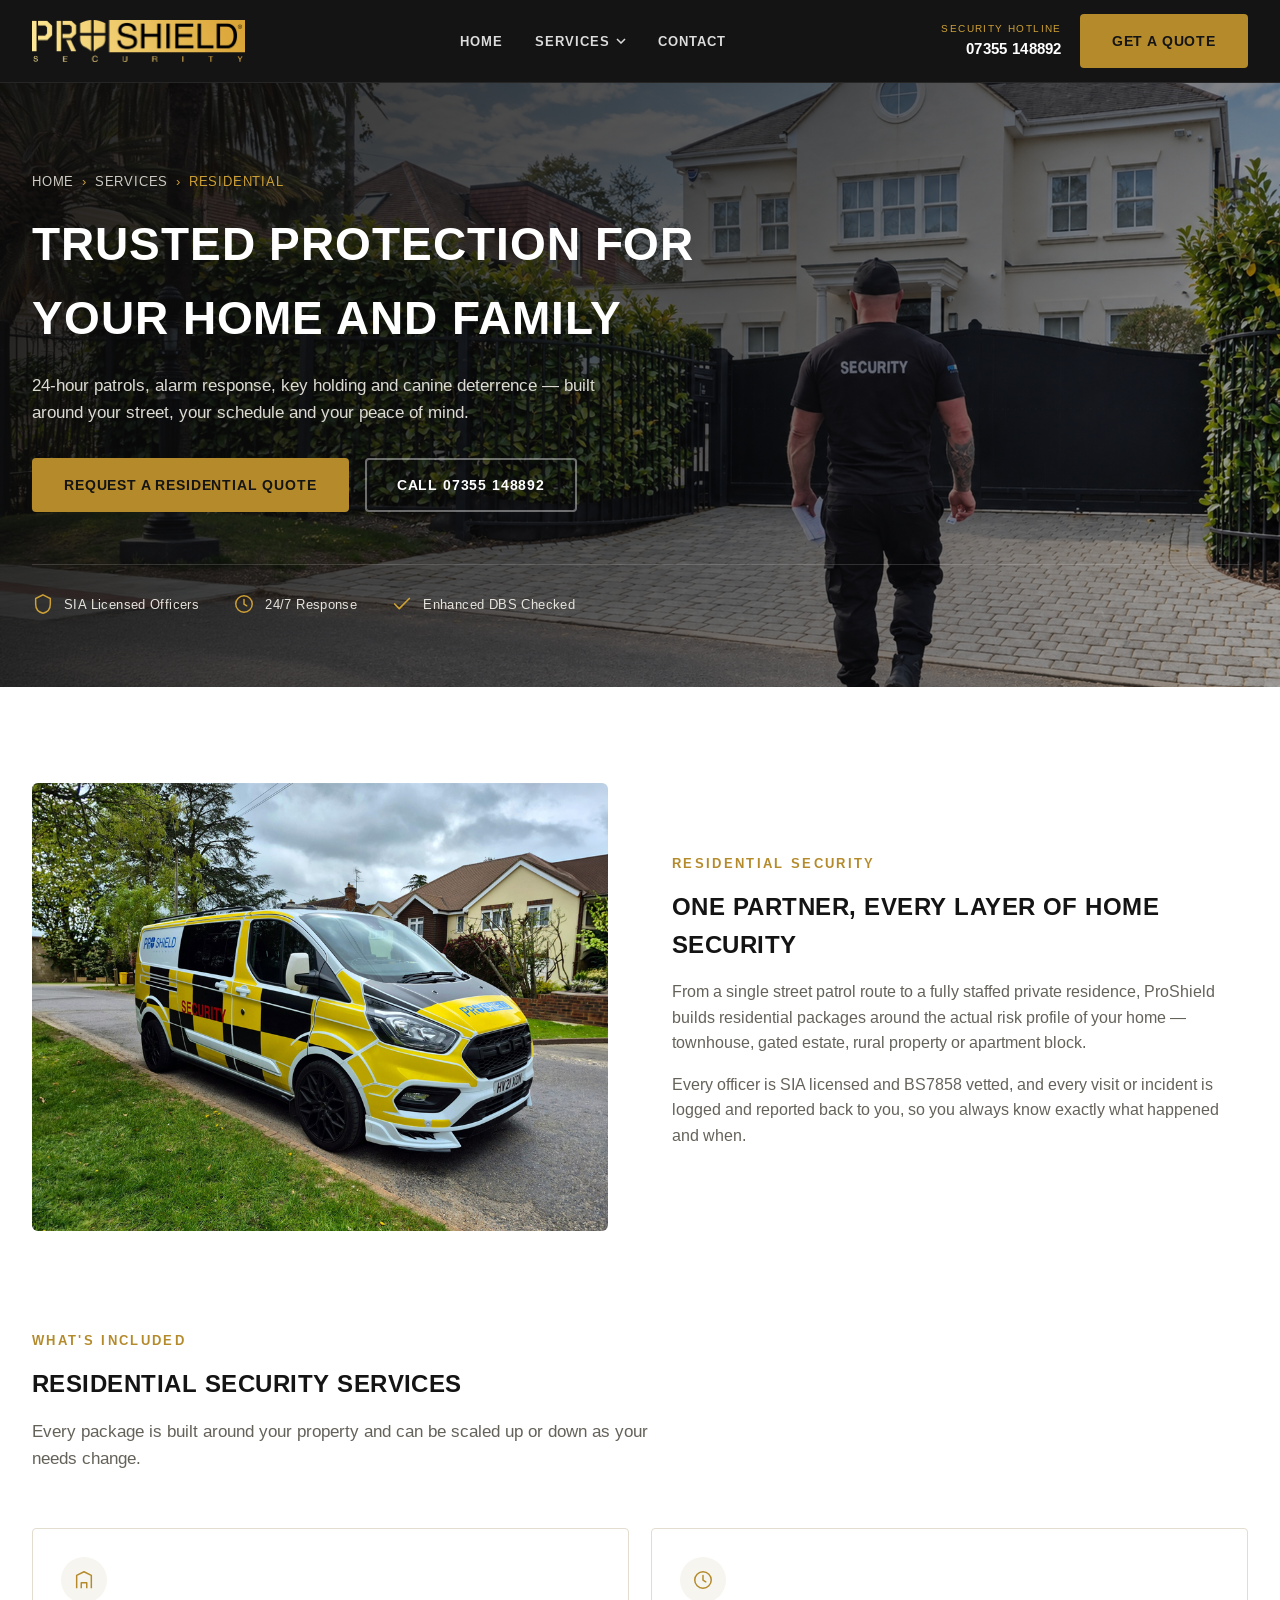
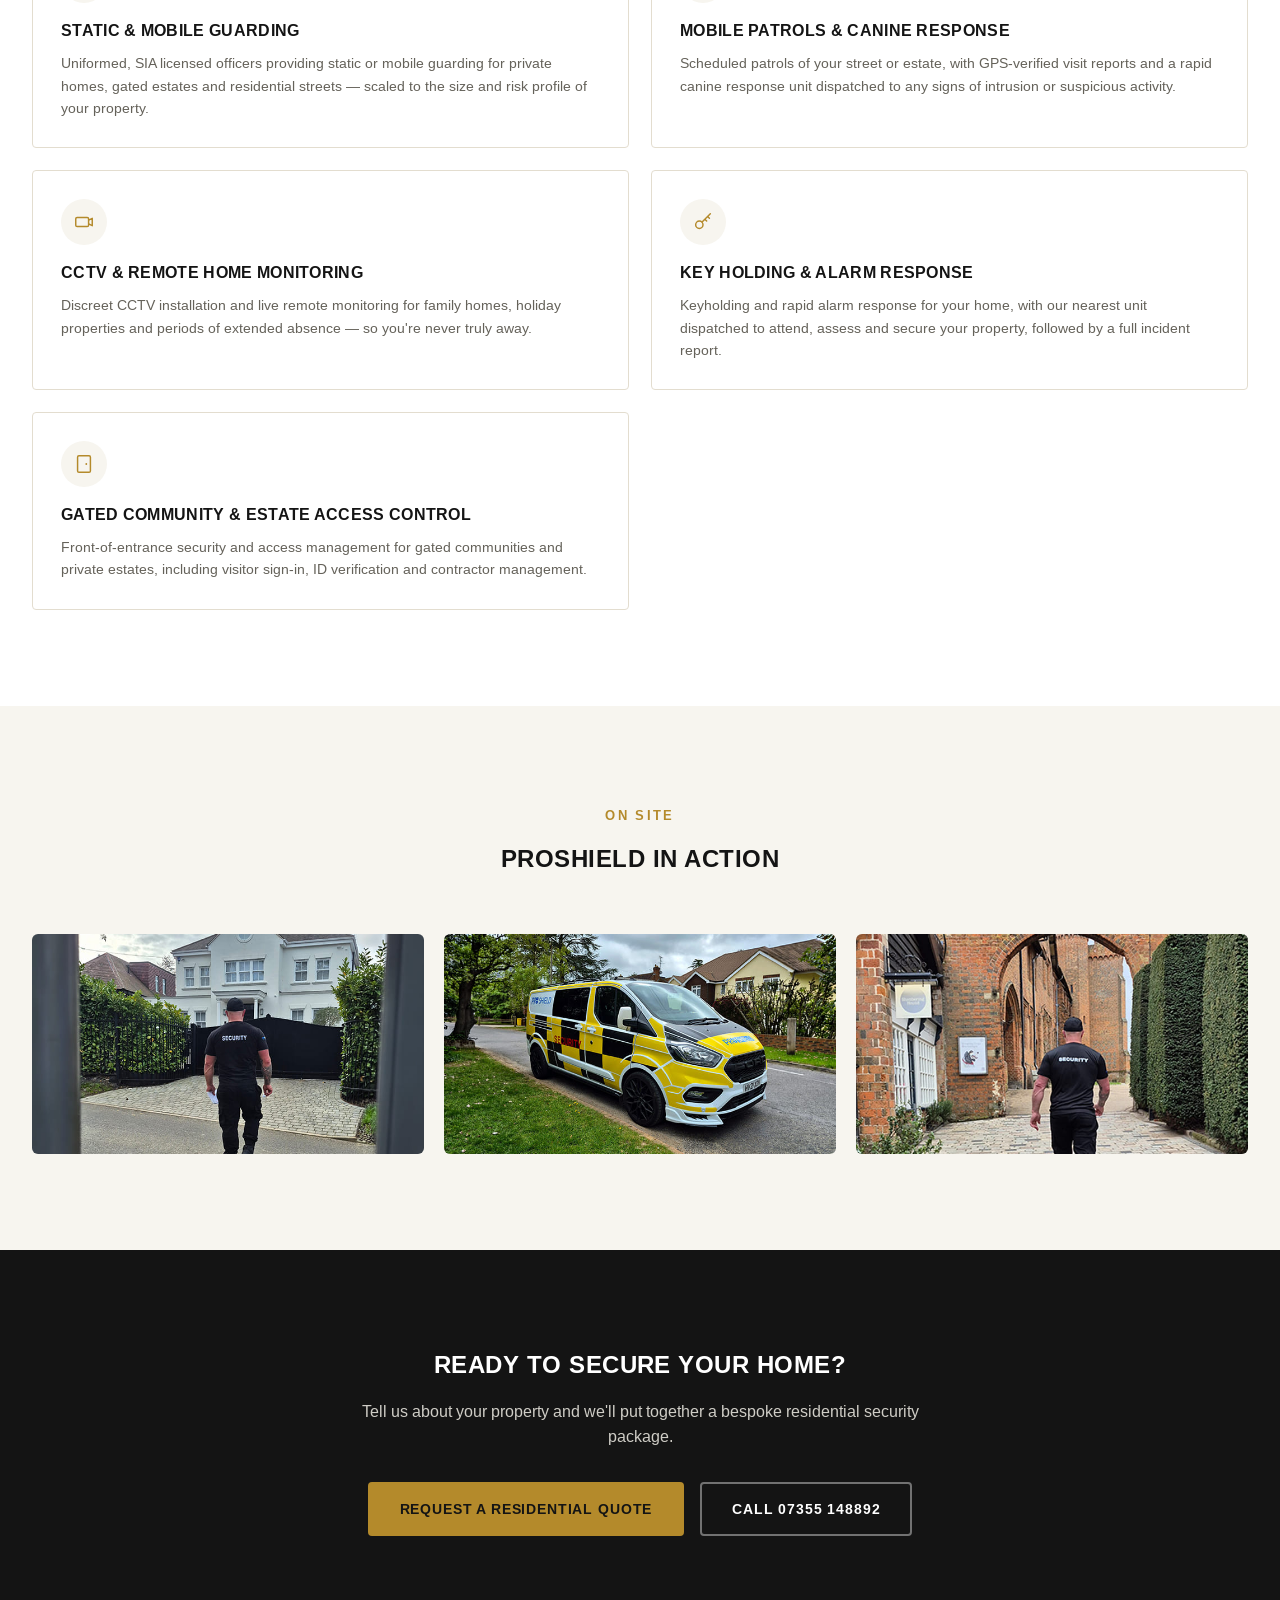
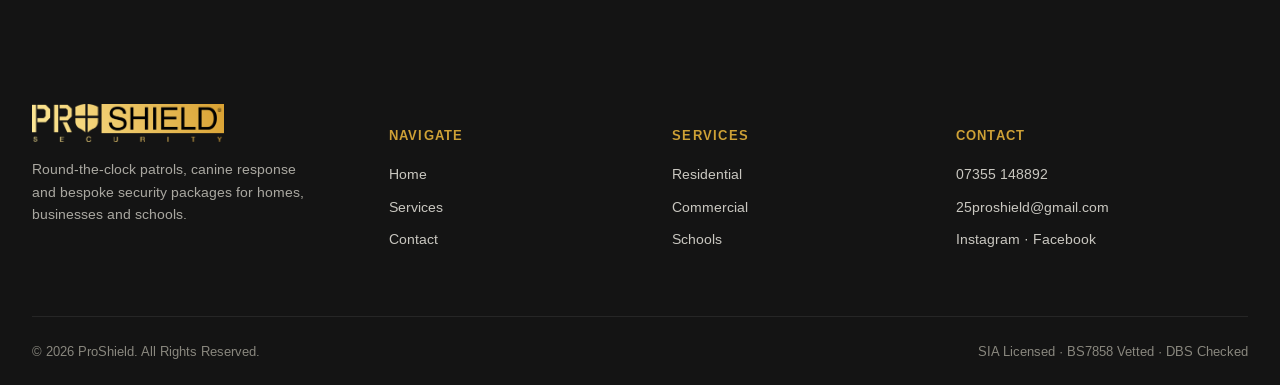
<file: residential.html>
<!DOCTYPE html>
<html lang="en">
<head>
<meta charset="UTF-8">
<meta name="viewport" content="width=device-width, initial-scale=1.0">
<title>Residential Security | ProShield Security Services</title>
<meta name="description" content="24-hour patrols, alarm response, key holding and canine deterrence for homes, private estates and residential streets.">
<link rel="preconnect" href="https://fonts.googleapis.com">
<link rel="preconnect" href="https://fonts.gstatic.com" crossorigin>
<link href="https://fonts.googleapis.com/css2?family=Arimo:wght@400;500;600;700;800&amp;display=swap" rel="stylesheet">
<link rel="stylesheet" href="styles.css">
</head>
<body>
<!-- ============ HEADER ============ -->
<header>
  <div class="header-top">
    <a href="index.html#home" class="logo"><img src="assets/logo-proshield.png" alt="ProShield Security"></a>

    <nav class="mainnav" id="mainnav">
      <ul>
        <li><a href="index.html#home">Home</a></li>
        <li>
          <button type="button" aria-haspopup="true" aria-expanded="false" id="servicesToggle">Services
            <svg class="chevron" width="10" height="6" viewBox="0 0 10 6" fill="none"><path d="M1 1l4 4 4-4" stroke="currentColor" stroke-width="1.5"/></svg>
          </button>
          <div class="dropdown">
            <a href="residential.html" class="active">Residential</a>
            <a href="commercial.html">Commercial</a>
            <a href="schools.html">Schools</a>
            <a href="close-protection.html" class="active">Close Protection</a>
          </div>
        </li>
        <li><a href="index.html#contact">Contact</a></li>
      </ul>
    </nav>

    <div class="header-cta">
      <div class="hotline">
        <span>Security Hotline</span>
        <strong><a href="tel:07355148892">07355 148892</a></strong>
      </div>
      <a href="index.html#contact" class="btn btn-primary">Get a Quote</a>
      <button class="hamburger" id="hamburger" aria-label="Open menu" aria-controls="mainnav">
        <span></span><span></span><span></span>
      </button>
    </div>
  </div>
</header>

<!-- ============ PAGE HERO ============ -->
<section class="page-hero" style="--hero-img:url('assets/bnrhomes.jpg');">
  <div class="wrap">
    <div class="breadcrumb"><a href="index.html#home">Home</a> &rsaquo; <a href="index.html#services">Services</a> &rsaquo; <span>Residential</span></div>
    <h1>Trusted protection for your home and family</h1>
    <p class="lead">24-hour patrols, alarm response, key holding and canine deterrence &mdash; built around your street, your schedule and your peace of mind.</p>
    <div class="hero-actions">
      <a href="index.html#contact" class="btn btn-primary">Request a Residential Quote</a>
      <a href="tel:07355148892" class="btn btn-outline">Call 07355 148892</a>
    </div>
      <div class="hero-trust">
        <div><svg viewBox="0 0 24 24" fill="none"><path d="M12 2l8 4v6c0 5.5-3.4 9-8 10-4.6-1-8-4.5-8-10V6l8-4z" stroke="currentColor" stroke-width="1.6"/></svg>SIA Licensed Officers</div>
        <div><svg viewBox="0 0 24 24" fill="none"><circle cx="12" cy="12" r="9" stroke="currentColor" stroke-width="1.6"/><path d="M12 7v5l3 2" stroke="currentColor" stroke-width="1.6" stroke-linecap="round"/></svg>24/7 Response</div>
        <div><svg viewBox="0 0 24 24" fill="none"><path d="M4 12l5 5L20 6" stroke="currentColor" stroke-width="1.8" stroke-linecap="round" stroke-linejoin="round"/></svg>Enhanced DBS Checked</div>
      </div>
  </div>
</section>

<section>
  <div class="wrap imgtext">
    <div class="photo"><img src="assets/homesecurity.jpg" alt="Residential security overview" loading="lazy"></div>
    <div>
      <span class="eyebrow">Residential Security</span>
      <h2>One partner, every layer of home security</h2>
      <p style="color:var(--text-muted);font-size:16px;">From a single street patrol route to a fully staffed private residence, ProShield builds residential packages around the actual risk profile of your home &mdash; townhouse, gated estate, rural property or apartment block.</p>
      <p style="color:var(--text-muted);font-size:16px;">Every officer is SIA licensed and BS7858 vetted, and every visit or incident is logged and reported back to you, so you always know exactly what happened and when.</p>
    </div>
  </div>
</section>

<section style="padding-top:0;">
  <div class="wrap">
    <div class="section-head">
      <span class="eyebrow">What's Included</span>
      <h2>Residential security services</h2>
      <p>Every package is built around your property and can be scaled up or down as your needs change.</p>
    </div>
    <div class="service-detail-grid">
        <div class="detail-card">
          <div class="icon-circle"><svg viewBox="0 0 24 24" fill="none"><path d="M4 21V7l8-4 8 4v14M9 21v-6h6v6" stroke="currentColor" stroke-width="1.6" stroke-linejoin="round"/></svg></div>
          <h4>Static &amp; Mobile Guarding</h4>
          <p>Uniformed, SIA licensed officers providing static or mobile guarding for private homes, gated estates and residential streets &mdash; scaled to the size and risk profile of your property.</p>
        </div>
        <div class="detail-card">
          <div class="icon-circle"><svg viewBox="0 0 24 24" fill="none"><circle cx="12" cy="12" r="9" stroke="currentColor" stroke-width="1.6"/><path d="M12 7v5l3 2" stroke="currentColor" stroke-width="1.6" stroke-linecap="round"/></svg></div>
          <h4>Mobile Patrols &amp; Canine Response</h4>
          <p>Scheduled patrols of your street or estate, with GPS-verified visit reports and a rapid canine response unit dispatched to any signs of intrusion or suspicious activity.</p>
        </div>
        <div class="detail-card">
          <div class="icon-circle"><svg viewBox="0 0 24 24" fill="none"><rect x="3" y="7" width="14" height="10" rx="1.5" stroke="currentColor" stroke-width="1.6"/><path d="M17 10l4-2v8l-4-2" stroke="currentColor" stroke-width="1.6" stroke-linejoin="round"/></svg></div>
          <h4>CCTV &amp; Remote Home Monitoring</h4>
          <p>Discreet CCTV installation and live remote monitoring for family homes, holiday properties and periods of extended absence &mdash; so you're never truly away.</p>
        </div>
        <div class="detail-card">
          <div class="icon-circle"><svg viewBox="0 0 24 24" fill="none"><circle cx="8" cy="15" r="4" stroke="currentColor" stroke-width="1.6"/><path d="M11 12l9-9M17 6l2 2M14 9l2 2" stroke="currentColor" stroke-width="1.6" stroke-linecap="round"/></svg></div>
          <h4>Key Holding &amp; Alarm Response</h4>
          <p>Keyholding and rapid alarm response for your home, with our nearest unit dispatched to attend, assess and secure your property, followed by a full incident report.</p>
        </div>
        <div class="detail-card">
          <div class="icon-circle"><svg viewBox="0 0 24 24" fill="none"><rect x="5" y="3" width="14" height="18" rx="1.5" stroke="currentColor" stroke-width="1.6"/><circle cx="14.5" cy="12" r="1" fill="currentColor"/></svg></div>
          <h4>Gated Community &amp; Estate Access Control</h4>
          <p>Front-of-entrance security and access management for gated communities and private estates, including visitor sign-in, ID verification and contractor management.</p>
        </div>
    </div>
  </div>
</section>

<section style="background:var(--cream);">
  <div class="wrap">
    <div class="section-head center">
      <span class="eyebrow">On Site</span>
      <h2>ProShield in action</h2>
    </div>
    <div class="gallery-strip">
      <div class="photo"><img src="assets/homes 1.jpg" alt="Residential estate entrance patrol" loading="lazy"></div>
      <div class="photo"><img src="assets/homes 3.jpg" alt="Neighbourhood security patrol at night" loading="lazy"></div>
      <div class="photo"><img src="assets/homes 2.jpg" alt="Home CCTV remote monitoring room" loading="lazy"></div>
    </div>
  </div>
</section>

<section class="cta-band">
  <div class="wrap">
    <h2>Ready to secure your home?</h2>
    <p>Tell us about your property and we'll put together a bespoke residential security package.</p>
    <div class="hero-actions">
      <a href="index.html#contact" class="btn btn-primary">Request a Residential Quote</a>
      <a href="tel:07355148892" class="btn btn-outline">Call 07355 148892</a>
    </div>
  </div>
</section>
<!-- ============ FOOTER ============ -->
<footer>
  <div class="wrap">
    <div class="footer-grid">
      <div>
        <div class="footer-logo"><img src="assets/logo-proshield.png" alt="ProShield Security"></div>
        <p class="blurb">Round-the-clock patrols, canine response and bespoke security packages for homes, businesses and schools.</p>
      </div>
      <div>
        <h5>Navigate</h5>
        <ul>
          <li><a href="index.html#home">Home</a></li>
          <li><a href="index.html#services">Services</a></li>
          <li><a href="index.html#contact">Contact</a></li>
        </ul>
      </div>
      <div>
        <h5>Services</h5>
        <ul>
          <li><a href="residential.html">Residential</a></li>
          <li><a href="commercial.html">Commercial</a></li>
          <li><a href="schools.html">Schools</a></li>
        </ul>
      </div>
      <div>
        <h5>Contact</h5>
        <ul>
          <li><a href="tel:07355148892">07355 148892</a></li>
          <li><a href="mailto:25proshield@gmail.com">25proshield@gmail.com</a></li>
         <li class="footer-social">
  <a href="https://www.instagram.com/proshieldsecurityuk/" target="_blank" rel="noopener noreferrer">Instagram</a> &middot;
  <a href="https://facebook.com" target="_blank" rel="noopener noreferrer">Facebook</a>
</li>
        </ul>
      </div>
    </div>
    <div class="footer-bottom">
      <span>&copy; 2026 ProShield. All Rights Reserved.</span>
      <span>SIA Licensed &middot; BS7858 Vetted &middot; DBS Checked</span>
    </div>
  </div>
</footer>

<script src="main.js"></script>
</body>
</html>
</file>
<file: styles.css>
:root{
  --gold:#b48a2b;
  --gold-light:#cea136;
  --gold-pale:#f0e2c1;
  --dark:#141414;
  --dark2:#1f1f1f;
  --dark3:#242424;
  --cream:#f7f5ef;
  --white:#ffffff;
  --text:#1f1f1f;
  --text-muted:#65625a;
  --alert:#8c2f24;
  --border:#e3ddcf;
  --radius:4px;
  --maxw:1320px;
}
*{box-sizing:border-box;}
html{scroll-behavior:smooth;}
body.nav-locked{overflow:hidden;}
body{
  margin:0;
  font-family:'Arimo','Helvetica Neue',Helvetica,Arial,sans-serif;
  color:var(--text);
  background:var(--white);
  line-height:1.6;
  font-size:16px;
}
h1,h2,h3,h4{
  font-family:'Arimo','Helvetica Neue',Helvetica,Arial,sans-serif;
  text-transform:uppercase;
  letter-spacing:.02em;
  font-weight:700;
  margin:0 0 .6em;
  color:var(--dark);
}
p{margin:0 0 1em;}
a{color:inherit;text-decoration:none;}
img{max-width:100%;display:block;}
ul{margin:0;padding:0;list-style:none;}
.wrap{max-width:var(--maxw);margin:0 auto;padding:0 32px;}
.eyebrow{
  display:inline-block;
  font-size:13px;
  letter-spacing:.18em;
  text-transform:uppercase;
  color:var(--gold);
  font-weight:700;
  margin-bottom:14px;
}
.btn{
  display:inline-flex;
  align-items:center;
  gap:8px;
  padding:14px 30px;
  font-size:14px;
  letter-spacing:.06em;
  text-transform:uppercase;
  font-weight:700;
  border-radius:var(--radius);
  border:2px solid transparent;
  cursor:pointer;
  transition:all .2s ease;
}
.btn-primary{background:var(--gold);color:var(--dark);}
.btn-primary:hover{background:var(--gold-light);}
.btn-outline{border-color:rgba(255,255,255,.4);color:#fff;}
.btn-outline:hover{border-color:var(--gold);color:var(--gold);}
.btn-outline-dark{border-color:var(--dark);color:var(--dark);}
.btn-outline-dark:hover{border-color:var(--gold);color:var(--gold);background:var(--dark);}
section{padding:96px 0;}
.section-head{max-width:640px;margin-bottom:56px;}
.section-head.center{margin-left:auto;margin-right:auto;text-align:center;}
.section-head p{color:var(--text-muted);font-size:17px;}

/* ---------- HEADER ---------- */
header{
  position:sticky;top:0;z-index:200;
  background:var(--dark);
  border-bottom:1px solid rgba(255,255,255,.08);
}
.header-top{
  display:flex;align-items:center;justify-content:space-between;
  padding:14px 32px;max-width:var(--maxw);margin:0 auto;
  gap:24px;--header-h:74px;
}
.logo{display:flex;align-items:center;white-space:nowrap;flex:none;}
.logo img{height:42px;width:auto;display:block;}
nav.mainnav{display:flex;align-items:center;gap:36px;}
nav.mainnav > ul{display:flex;align-items:center;gap:32px;margin:0;padding:0;}
nav.mainnav > ul > li{position:relative;display:flex;align-items:center;}
nav.mainnav > ul > li > a, nav.mainnav > ul > li > button{
  background:none;border:none;margin:0;cursor:pointer;
  font:700 13px/1 'Arimo','Helvetica Neue',Helvetica,Arial,sans-serif;
  letter-spacing:.08em;
  text-transform:uppercase;color:#ddd;
  padding:8px 0;display:flex;align-items:center;gap:6px;
}
nav.mainnav > ul > li > a:hover, nav.mainnav > ul > li > button:hover,
nav.mainnav > ul > li > a.active{color:var(--gold-light);}
nav.mainnav .chevron{flex:none;transition:transform .2s ease;}
.dropdown{
  position:absolute;top:100%;left:50%;transform:translateX(-50%);
  background:#fff;min-width:220px;border-radius:var(--radius);
  box-shadow:0 18px 40px rgba(0,0,0,.25);
  padding:10px;opacity:0;visibility:hidden;translate:0 8px;
  transition:.18s ease;
}
nav.mainnav > ul > li:hover .dropdown{opacity:1;visibility:visible;translate:0 0;}
.dropdown a{
  display:block;padding:10px 14px;border-radius:3px;
  font-size:14px;color:var(--text);font-weight:600;
}
.dropdown a:hover{background:var(--cream);color:var(--gold);}
.dropdown a.active{color:var(--gold);}
.header-cta{display:flex;align-items:center;gap:18px;flex:none;}
.hotline{display:flex;flex-direction:column;color:#fff;text-align:right;}
.hotline span{font-size:10px;letter-spacing:.14em;color:var(--gold-light);text-transform:uppercase;}
.hotline strong{font-size:15px;letter-spacing:.02em;}
.hamburger{display:none;background:none;border:none;cursor:pointer;padding:6px;flex:none;}
.hamburger span{display:block;width:24px;height:2px;background:#fff;margin:5px 0;transition:.2s ease;}

/* ---------- HERO ---------- */
.hero{
  position:relative;overflow:hidden;
  background:
    linear-gradient(115deg, rgba(10,10,10,.94) 0%, rgba(10,10,10,.72) 45%, rgba(10,10,10,.4) 100%),
    var(--hero-img, none) center/cover no-repeat;
  color:#fff;padding:120px 0 96px;
}
.hero-grid{
  position:relative;display:grid;grid-template-columns:1.1fr .9fr;gap:60px;align-items:center;
}
.hero h1{color:#fff;font-size:clamp(32px,3.6vw,56px);line-height:1.08;max-width:660px;}
.hero h1 em{font-style:normal;color:var(--gold-light);}
.hero p.lead{color:#dcdad3;font-size:18px;max-width:520px;}
.hero-actions{display:flex;gap:16px;margin-top:32px;flex-wrap:wrap;}
.hero-trust{
  margin-top:52px;display:flex;gap:34px;flex-wrap:wrap;
  padding-top:28px;border-top:1px solid rgba(255,255,255,.15);
}
.hero-trust div{display:flex;align-items:center;gap:10px;color:#e7e5de;font-size:13px;letter-spacing:.03em;}
.hero-trust svg{width:22px;height:22px;color:var(--gold-light);flex:none;}
.hero-panel{
  position:relative;border:1px solid rgba(255,255,255,.16);
  border-radius:6px;padding:36px;
  background:linear-gradient(155deg, rgba(180,138,43,.22), rgba(0,0,0,.35));
  backdrop-filter:blur(3px);
}
.hero-panel .mark-big{width:44px;height:44px;color:var(--gold-light);margin-bottom:18px;}
.hero-panel h3{color:#fff;font-size:20px;}
.hero-panel p{color:#dcdad3;font-size:14.5px;}
.hero-stats{display:grid;grid-template-columns:1fr 1fr;gap:22px;margin-top:26px;}
.hero-stats div strong{display:block;font-size:26px;color:var(--gold-light);}
.hero-stats div span{font-size:12px;color:#c6c4bc;letter-spacing:.05em;text-transform:uppercase;}

/* ---------- PAGE HERO (subpages) ---------- */
.page-hero{
  position:relative;overflow:hidden;color:#fff;
  padding:88px 0 72px;
  background:
    linear-gradient(115deg, rgba(10,10,10,.90) 0%, rgba(10,10,10,.62) 55%, rgba(10,10,10,.3) 100%),
    var(--hero-img, none) center/cover no-repeat;
}
.page-hero .breadcrumb{font-size:13px;letter-spacing:.06em;text-transform:uppercase;color:var(--gold-light);margin-bottom:16px;display:flex;gap:8px;align-items:center;}
.page-hero .breadcrumb a{color:#cfcdc6;}
.page-hero .breadcrumb a:hover{color:var(--gold-light);}
.page-hero h1{color:#fff;font-size:clamp(30px,3.6vw,48px);max-width:760px;margin-bottom:16px;}
.page-hero p.lead{color:#dcdad3;font-size:17px;max-width:600px;}

/* ---------- ALERT BAR ---------- */
.alert-bar{background:var(--alert);color:#fff;padding:16px 0;}
.alert-bar .wrap{display:flex;align-items:center;gap:14px;}
.alert-bar svg{width:26px;height:26px;flex:none;}
.alert-bar strong{letter-spacing:.05em;font-size:14px;text-transform:uppercase;}
.alert-bar span{font-size:14px;color:#f3d9d3;}

/* ---------- SERVICES GRID (home) ---------- */
.services-grid{display:grid;grid-template-columns:repeat(4,1fr);gap:24px;}
.service-card{
  border:1px solid var(--border);border-radius:var(--radius);
  overflow:hidden;background:var(--white);
  transition:.2s ease;
}
.service-card:hover{border-color:var(--gold);box-shadow:0 16px 34px rgba(20,20,20,.07);transform:translateY(-3px);}
.service-card .thumb{height:150px;overflow:hidden;background:var(--dark);}
.service-card .thumb img{width:100%;height:100%;object-fit:cover;}
.service-card .body{padding:26px;}
.icon-circle{
  width:56px;height:56px;border-radius:50%;
  background:var(--dark);display:flex;align-items:center;justify-content:center;
  margin-bottom:20px;
}
.icon-circle svg{width:26px;height:26px;color:var(--gold-light);}
.service-card h4{font-size:16px;margin-bottom:8px;}
.service-card p{font-size:14px;color:var(--text-muted);margin:0;}

/* ---------- IMAGE + TEXT BLOCK ---------- */
.imgtext{display:grid;grid-template-columns:1fr 1fr;gap:64px;align-items:center;}
.imgtext .photo{border-radius:6px;overflow:hidden;position:relative;}
.imgtext .photo img{width:100%;height:100%;object-fit:cover;min-height:340px;}
.imgtext.reverse .photo{order:2;}

/* ---------- MISSION (dark) ---------- */
.mission{background:var(--dark2);color:#eae8e2;}
.mission-grid{display:grid;grid-template-columns:.9fr 1.1fr;gap:64px;align-items:center;}
.mission .quote-mark{font-size:80px;color:var(--gold);line-height:1;margin-bottom:6px;}
.mission blockquote{margin:0;font-size:18px;color:#d8d6cf;font-style:normal;}
.mission-badge{
  display:inline-flex;align-items:center;gap:10px;
  border:1px solid rgba(255,255,255,.15);border-radius:40px;
  padding:8px 18px;font-size:12px;letter-spacing:.06em;color:var(--gold-light);
  text-transform:uppercase;margin-bottom:22px;font-weight:700;
}
.mission-side{border-left:3px solid var(--gold);padding-left:28px;}
.mission-side h4{color:#fff;font-size:15px;letter-spacing:.04em;margin-bottom:6px;}
.mission-side p{font-size:14px;color:#b7b5ad;margin-bottom:22px;}

/* ---------- TEAM / CREDENTIALS ---------- */
.team{background:var(--cream);}
.team-grid{display:grid;grid-template-columns:1fr 1fr;gap:64px;align-items:start;}
.team blockquote{font-size:17px;color:var(--text);border-left:3px solid var(--gold);padding-left:24px;margin:0 0 28px;}
.credentials{display:flex;flex-direction:column;gap:16px;}
.cred-item{display:flex;gap:14px;align-items:flex-start;background:#fff;border:1px solid var(--border);padding:18px 20px;border-radius:var(--radius);}
.cred-item svg{width:24px;height:24px;color:var(--gold);flex:none;margin-top:2px;}
.cred-item strong{display:block;font-size:14px;letter-spacing:.02em;margin-bottom:2px;}
.cred-item span{font-size:13.5px;color:var(--text-muted);}

/* ---------- TESTIMONIAL ---------- */
.testimonial{background:var(--dark);color:#fff;text-align:center;}
.testimonial .quote-mark{font-size:64px;color:var(--gold);line-height:1;}
.testimonial blockquote{
  max-width:760px;margin:0 auto 24px;font-size:22px;line-height:1.5;color:#efeee9;
  font-weight:600;text-transform:none;letter-spacing:0;
}
.testimonial cite{font-style:normal;font-size:13px;letter-spacing:.1em;text-transform:uppercase;color:var(--gold-light);}

/* ---------- SERVICE HUB CARDS (home -> subpages) ---------- */
.hub-grid{display:grid;grid-template-columns:repeat(4,1fr);gap:24px;}
.hub-card{
  position:relative;border-radius:8px;overflow:hidden;min-height:360px;
  display:flex;flex-direction:column;justify-content:flex-end;
  color:#fff;
}
.hub-card img{position:absolute;inset:0;width:100%;height:100%;object-fit:cover;z-index:0;}
.hub-card::before{
  content:"";position:absolute;inset:0;z-index:1;
  background:linear-gradient(0deg, rgba(10,10,10,.92) 0%, rgba(10,10,10,.35) 55%, rgba(10,10,10,.1) 100%);
}
.hub-card .hub-body{position:relative;z-index:2;padding:30px;}
.hub-card .eyebrow{color:var(--gold-light);}
.hub-card h3{color:#fff;font-size:22px;margin-bottom:10px;}
.hub-card p{color:#dcdad3;font-size:14.5px;margin-bottom:18px;}
.hub-card .btn{padding:11px 22px;font-size:13px;}
.hub-card:hover img{transform:scale(1.05);}
.hub-card img{transition:transform .4s ease;}

/* ---------- SERVICE DETAIL (subpages) ---------- */
.service-detail-grid{display:grid;grid-template-columns:repeat(2,1fr);gap:22px;}
.detail-card{border:1px solid var(--border);border-radius:var(--radius);padding:28px;}
.detail-card .icon-circle{width:46px;height:46px;background:var(--cream);margin-bottom:16px;}
.detail-card .icon-circle svg{color:var(--gold);width:22px;height:22px;}
.detail-card h4{font-size:15.5px;margin-bottom:8px;}
.detail-card p{font-size:14px;color:var(--text-muted);margin:0;}

.gallery-strip{display:grid;grid-template-columns:repeat(3,1fr);gap:20px;}
.gallery-strip .photo{border-radius:6px;overflow:hidden;height:220px;}
.gallery-strip .photo img{width:100%;height:100%;object-fit:cover;}

.cta-band{background:var(--dark);color:#fff;text-align:center;}
.cta-band h2{color:#fff;}
.cta-band p{color:#cfcdc6;max-width:560px;margin:0 auto 30px;}
.cta-band .hero-actions{justify-content:center;}

/* ---------- CONTACT ---------- */
.contact{background:var(--cream);}
.contact-grid{display:grid;grid-template-columns:.85fr 1.15fr;gap:60px;}
.contact-info h3{font-size:19px;}
.contact-line{display:flex;gap:14px;align-items:flex-start;margin-bottom:22px;}
.contact-line svg{width:22px;height:22px;color:var(--gold);flex:none;margin-top:3px;}
.contact-line strong{display:block;font-size:13px;letter-spacing:.03em;text-transform:uppercase;color:var(--text-muted);margin-bottom:2px;}
.contact-line a, .contact-line span{font-size:15.5px;color:var(--text);}
.social-row{display:flex;gap:12px;margin-top:30px;}
.social-row a{
  width:38px;height:38px;border-radius:50%;border:1px solid var(--border);
  display:flex;align-items:center;justify-content:center;background:#fff;
}
.social-row a svg{width:17px;height:17px;color:var(--dark);}
.social-row a:hover{background:var(--dark);}
.social-row a:hover svg{color:var(--gold-light);}
form.contact-form{background:#fff;border:1px solid var(--border);border-radius:6px;padding:36px;}
.form-row{display:grid;grid-template-columns:1fr 1fr;gap:16px;margin-bottom:16px;}
.field{display:flex;flex-direction:column;gap:6px;margin-bottom:16px;}
.field label{font-size:12.5px;letter-spacing:.03em;text-transform:uppercase;color:var(--text-muted);font-weight:700;}
.field input, .field textarea{
  border:1px solid var(--border);border-radius:3px;padding:12px 14px;font-family:inherit;
  font-size:14.5px;color:var(--text);background:#fbfaf7;
}
.field input:focus, .field textarea:focus{outline:2px solid var(--gold);outline-offset:1px;background:#fff;}
.field textarea{resize:vertical;min-height:120px;}
.form-note{font-size:13px;color:var(--text-muted);margin-top:14px;}
#form-success{display:none;background:#eef7ee;border:1px solid #bfe3bf;color:#245b24;padding:14px 16px;border-radius:4px;font-size:14px;margin-bottom:18px;}
#form-success.show{display:block;}

/* ---------- FOOTER ---------- */
footer{background:var(--dark);color:#c9c7c0;padding:72px 0 0;}
.footer-grid{display:grid;grid-template-columns:1.3fr 1fr 1fr 1.2fr;gap:40px;padding-bottom:56px;border-bottom:1px solid rgba(255,255,255,.08);}
.footer-grid h5{color:var(--gold-light);font-size:12.5px;letter-spacing:.1em;text-transform:uppercase;margin-bottom:18px;}
.footer-grid li{margin-bottom:10px;font-size:14px;}
.footer-grid a:hover{color:var(--gold-light);}
.footer-bottom{display:flex;justify-content:space-between;align-items:center;padding:24px 0;font-size:12.5px;color:#8a887f;flex-wrap:wrap;gap:10px;}
.footer-logo{margin-bottom:16px;}
.footer-logo img{height:38px;width:auto;}
footer p.blurb{font-size:14px;color:#a9a7a0;max-width:280px;}

/* ---------- RESPONSIVE ---------- */
@media (min-width:1601px){
  :root{--maxw:1480px;}
  body{font-size:17px;}
  .hero{padding:150px 0 120px;}
  .hero h1{font-size:clamp(44px,3.4vw,64px);}
  section{padding:112px 0;}
}
@media (max-width:1200px){
  .hub-grid{grid-template-columns:repeat(2,1fr);}
}
@media (max-width:980px){
  .header-top{padding:12px 20px;--header-h:62px;}
  .logo img{height:34px;}
  .header-cta .btn-primary{display:none;}
  .hotline{display:none;}
  .hamburger{display:block;}

  nav.mainnav > ul{display:none;}
  nav.mainnav.open > ul{
    display:flex;flex-direction:column;gap:0;width:100%;
  }
  nav.mainnav.open{
    display:block;
    position:fixed;top:var(--header-h);left:0;right:0;bottom:0;
    background:#fff;z-index:300;overflow-y:auto;
    box-shadow:0 20px 40px rgba(0,0,0,.2);
    padding-top:16vh;
  }
  nav.mainnav.open > ul > li{
    display:block;width:100%;border-bottom:none;position:static;
  }
  nav.mainnav.open > ul > li > a,
  nav.mainnav.open > ul > li > button{
    width:calc(100% - 100px);margin:0 auto;
    justify-content:center;text-align:center;
    padding:20px 0;font-size:19px;letter-spacing:0;
    text-transform:none;color:var(--dark);font-weight:700;
    border-bottom:1px solid var(--border);
  }
  nav.mainnav.open > ul > li > a:hover,
  nav.mainnav.open > ul > li > button:hover{color:var(--gold);}
  nav.mainnav.open .chevron{width:12px;height:8px;}
  nav.mainnav.open li.subopen > button .chevron{transform:rotate(180deg);}
  nav.mainnav.open .dropdown{
    position:static;transform:none;opacity:1;visibility:visible;translate:0;
    box-shadow:none;border-radius:0;padding:0;background:var(--cream);
    max-height:0;overflow:hidden;transition:max-height .25s ease;
  }
  nav.mainnav.open li.subopen .dropdown{max-height:260px;}
  nav.mainnav.open .dropdown a{
    display:block;width:calc(100% - 100px);margin:0 auto;
    text-align:center;padding:14px 0;font-size:15px;font-weight:600;
    border-bottom:1px solid var(--border);border-radius:0;color:var(--text-muted);
  }
  nav.mainnav.open .dropdown a:last-child{border-bottom:none;}

  .hero-grid{grid-template-columns:1fr;}
  .hero-panel{order:-1;}
  .services-grid{grid-template-columns:repeat(2,1fr);}
  .mission-grid, .team-grid, .contact-grid, .imgtext{grid-template-columns:1fr;}
  .imgtext .photo{order:-1;}
  .service-detail-grid{grid-template-columns:1fr;}
  .hub-grid{grid-template-columns:1fr;}
  .gallery-strip{grid-template-columns:1fr 1fr;}
  .footer-grid{grid-template-columns:1fr 1fr;}
}
@media (max-width:560px){
  section{padding:64px 0;}
  .header-top{padding:10px 16px;}
  .logo img{height:30px;}
  .services-grid{grid-template-columns:1fr;}
  .form-row{grid-template-columns:1fr;}
  .footer-grid{grid-template-columns:1fr;}
  .hero-trust{gap:20px;}
  .gallery-strip{grid-template-columns:1fr;}
}

/* ---------- CLOSE PROTECTION ---------- */
.cp-checklist{display:grid;grid-template-columns:repeat(2,1fr);gap:16px 24px;max-width:960px;margin:0 auto;}
.cp-checklist li{
  display:flex;align-items:center;gap:14px;
  background:var(--white);border:1px solid var(--border);border-radius:var(--radius);
  padding:18px 22px;font-size:15px;font-weight:700;letter-spacing:.01em;
  transition:.2s ease;
}
.cp-checklist li:hover{border-color:var(--gold);box-shadow:0 12px 28px rgba(20,20,20,.06);}
.cp-checklist svg{width:22px;height:22px;color:var(--gold);flex:none;}

.cp-dark{background:var(--dark2);color:#eae8e2;}
.cp-dark h2{color:#fff;}
.cp-approach{max-width:820px;margin:0 auto;text-align:center;}
.cp-approach p{color:#d8d6cf;font-size:17px;line-height:1.75;}
.cp-approach p:last-child{margin:0;color:#fff;font-weight:700;}

.cp-industries{display:flex;flex-wrap:wrap;justify-content:center;gap:12px;max-width:960px;margin:0 auto;}
.cp-industries span{
  display:inline-block;padding:12px 22px;border:1px solid var(--border);border-radius:40px;
  background:var(--cream);font-size:13.5px;font-weight:700;letter-spacing:.04em;text-transform:uppercase;
  transition:.2s ease;
}
.cp-industries span:hover{border-color:var(--gold);color:var(--gold);}

@media (max-width:760px){
  .cp-checklist{grid-template-columns:1fr;}
}
</file>
